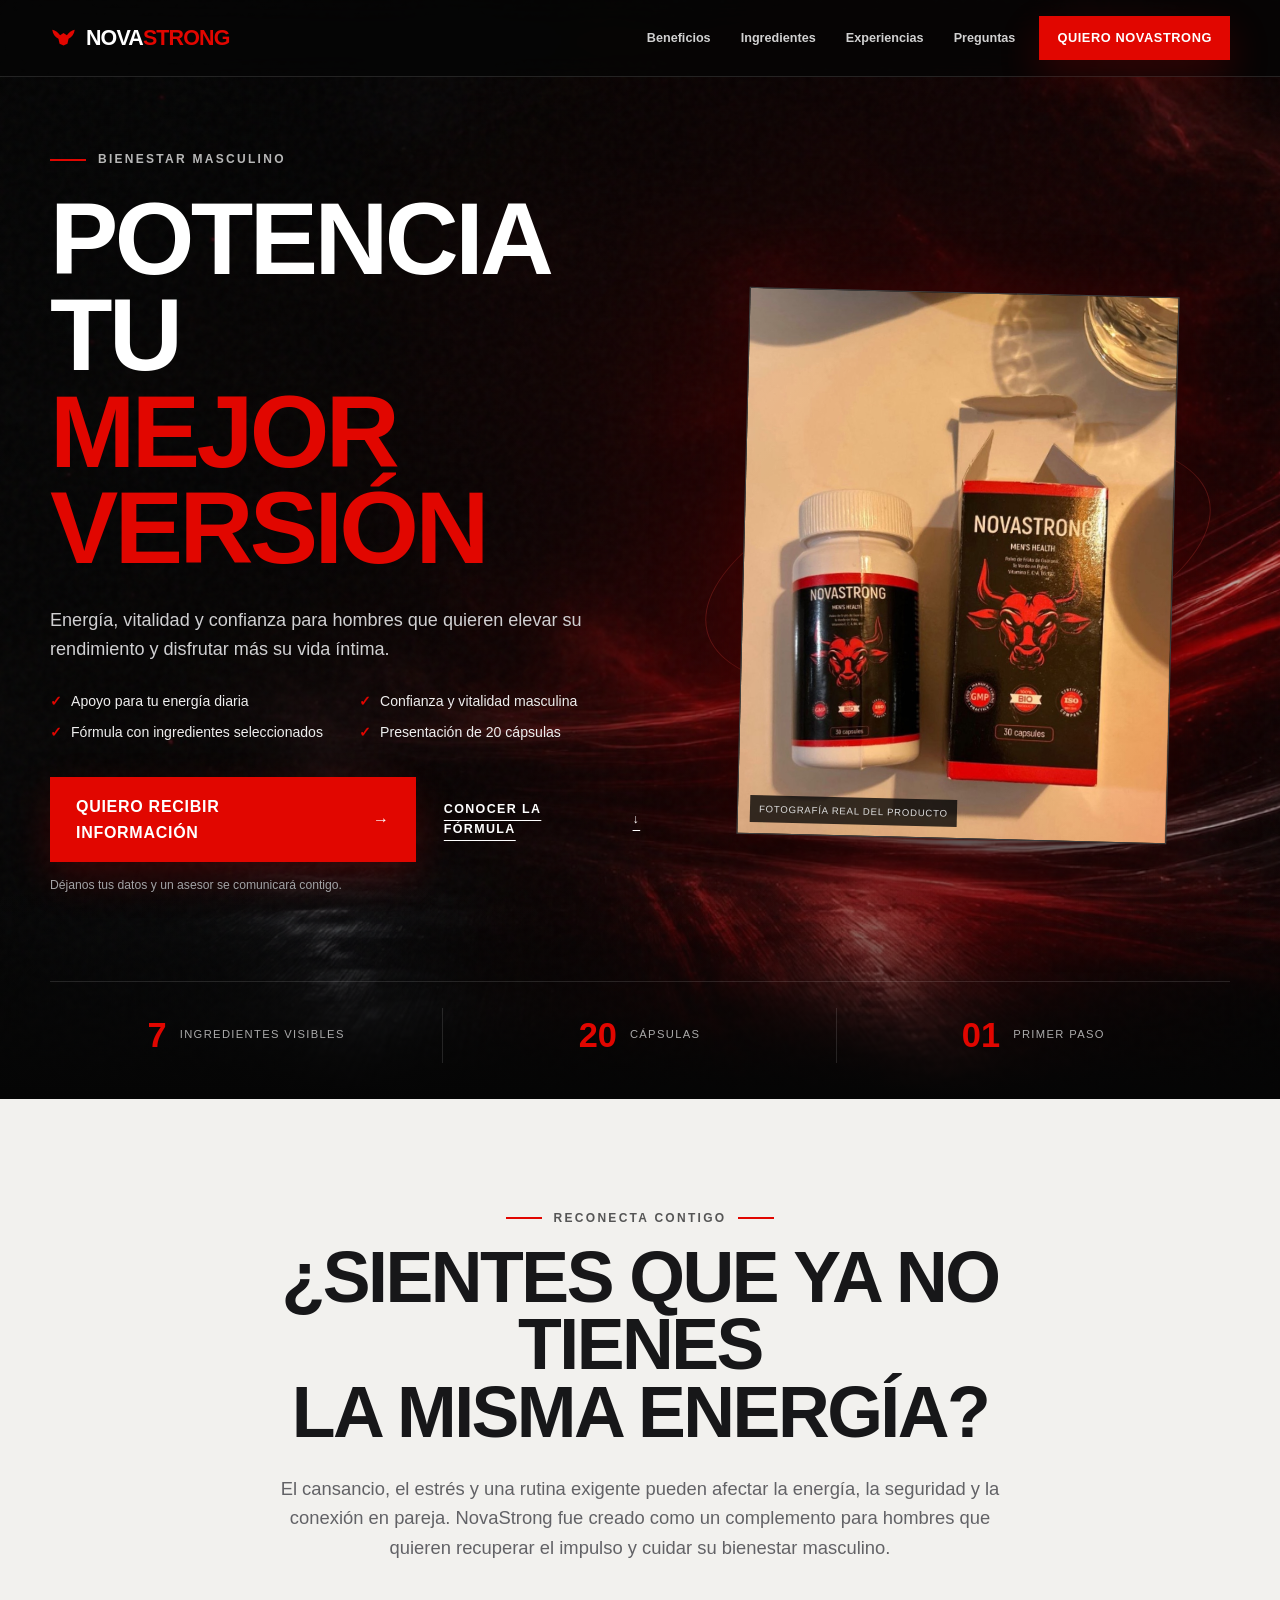
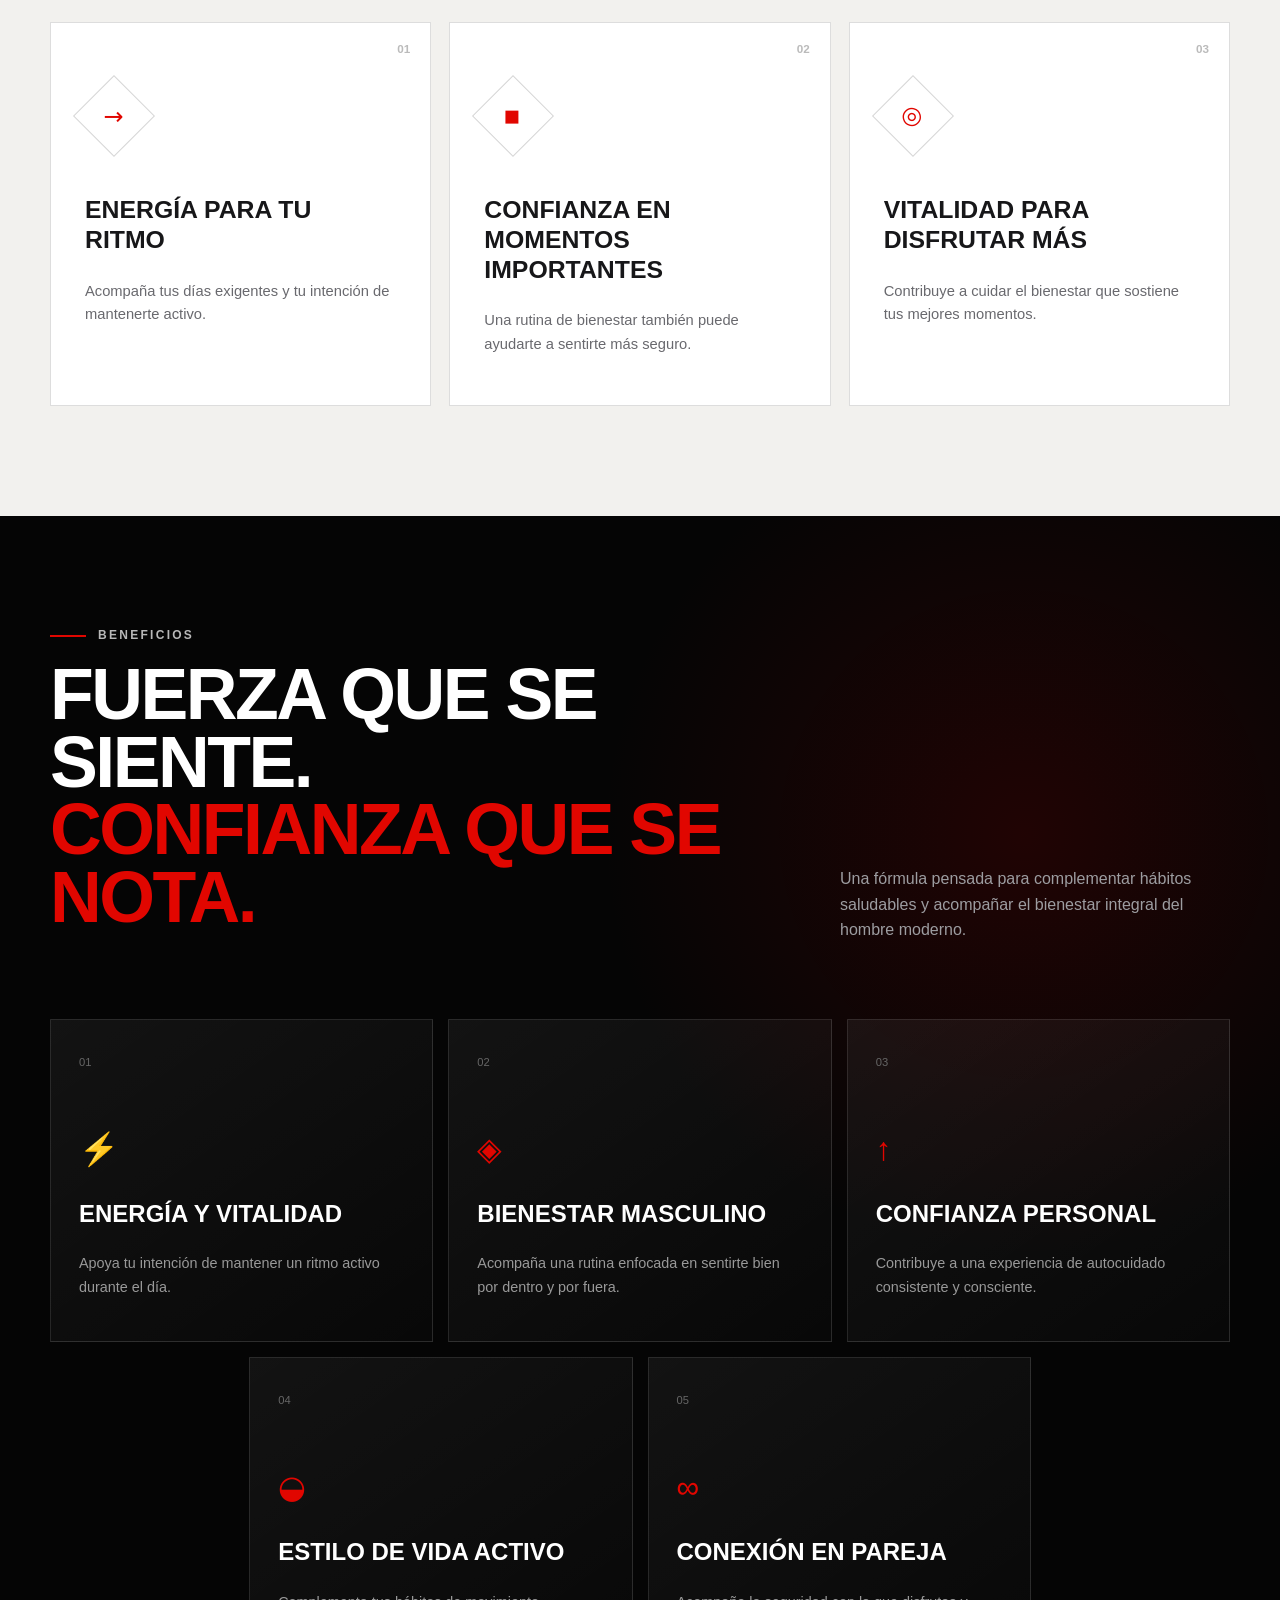
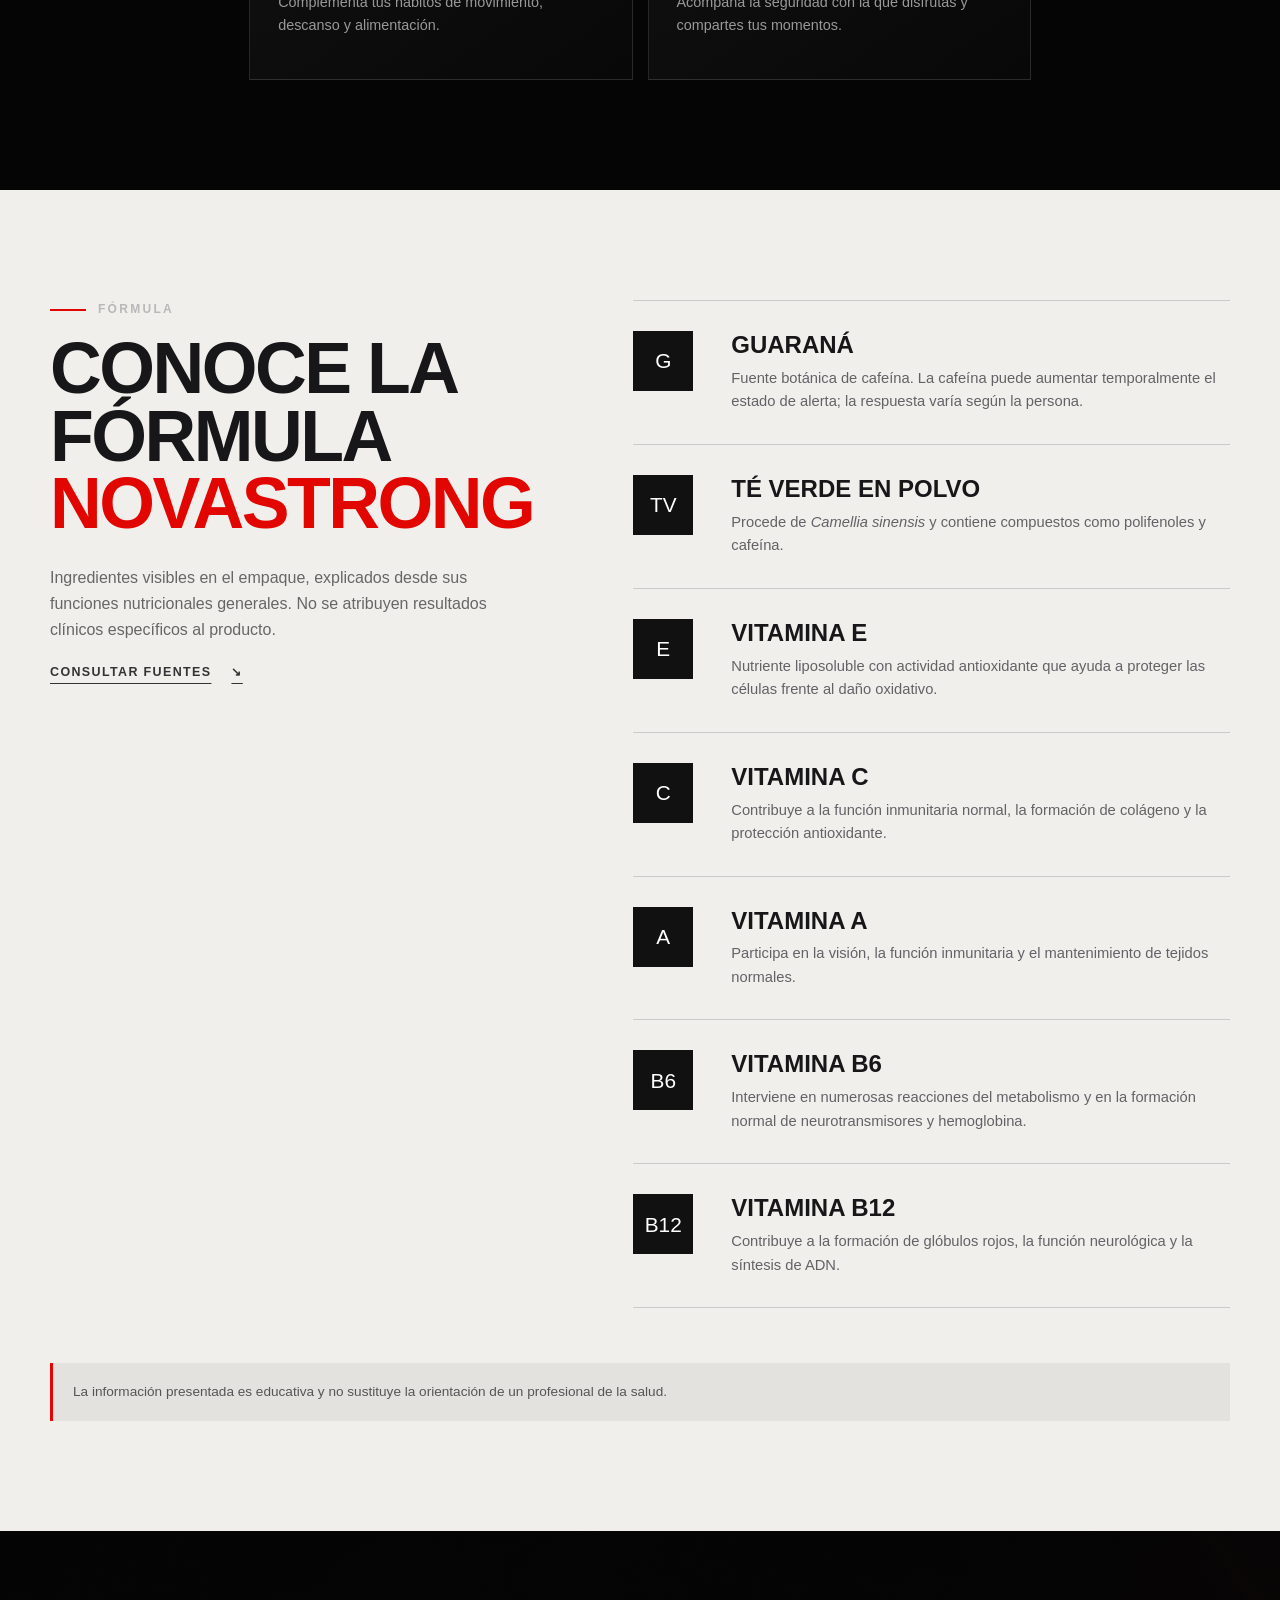
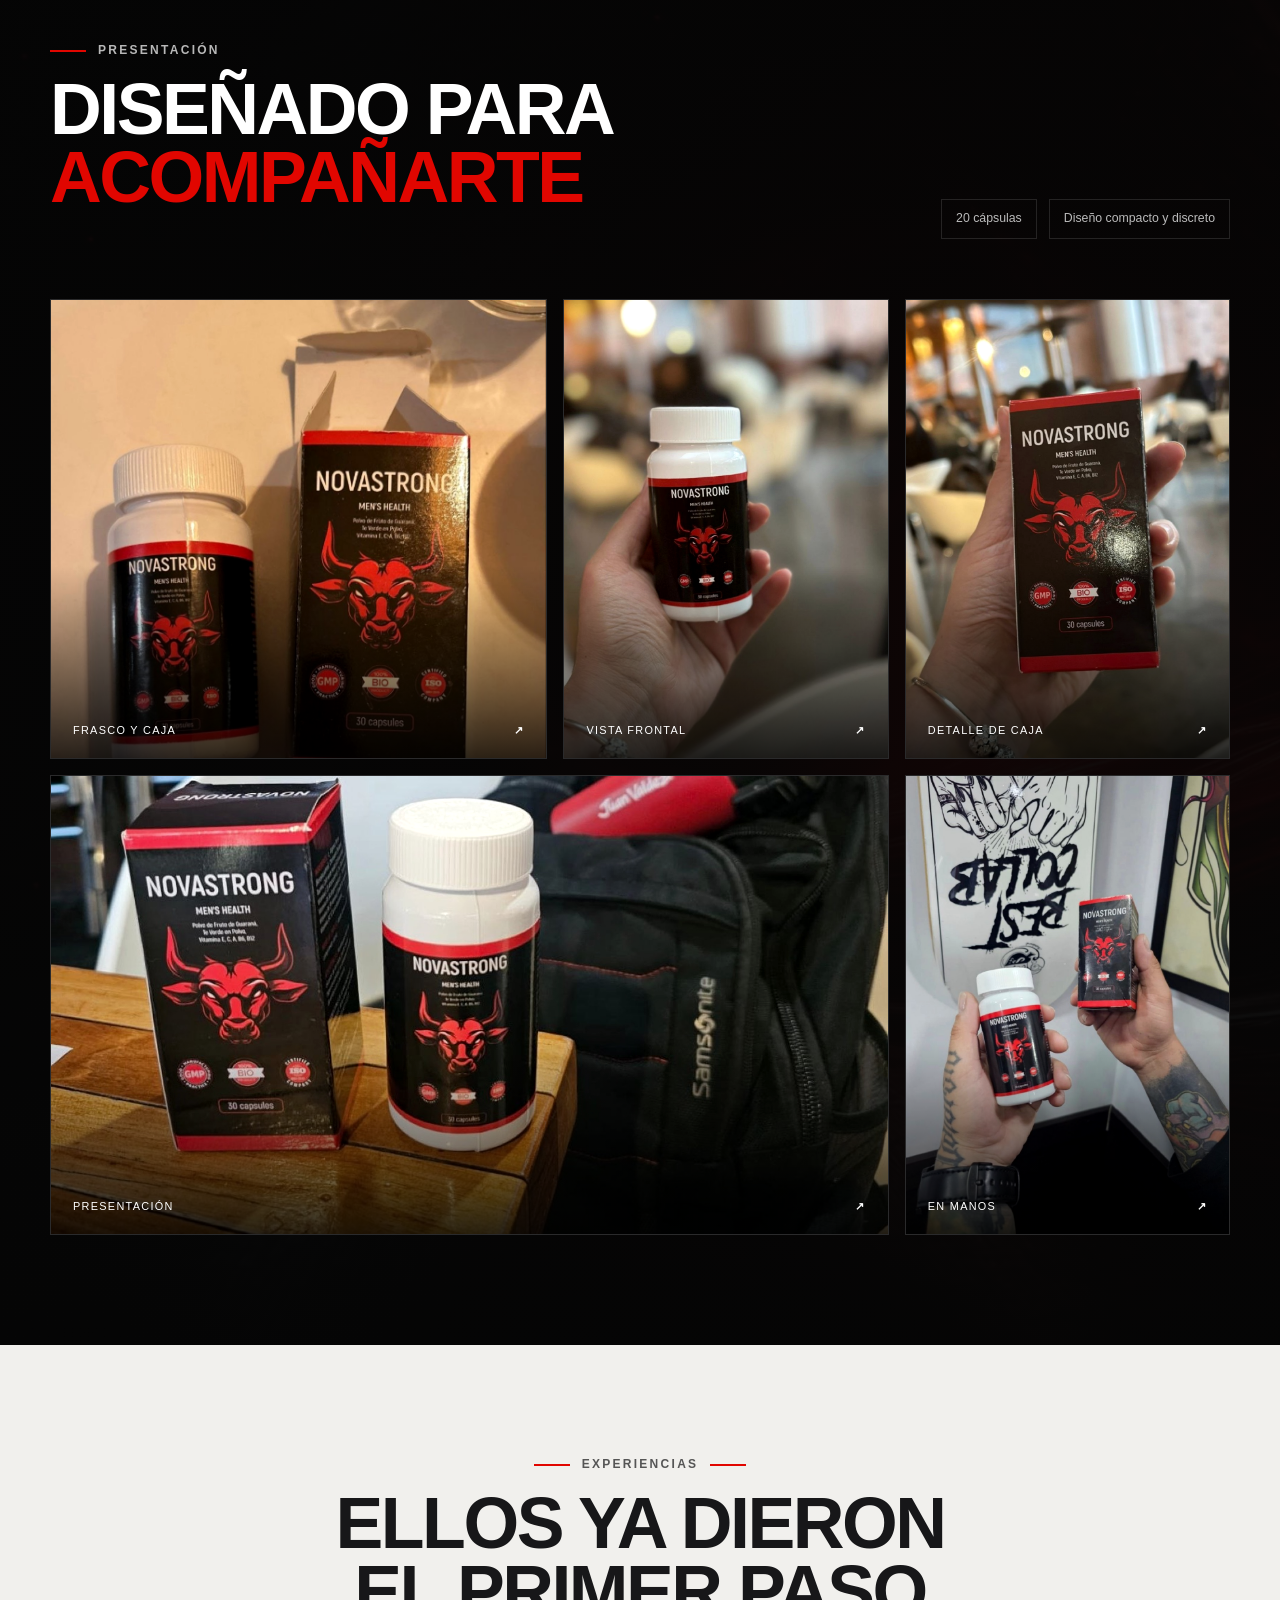
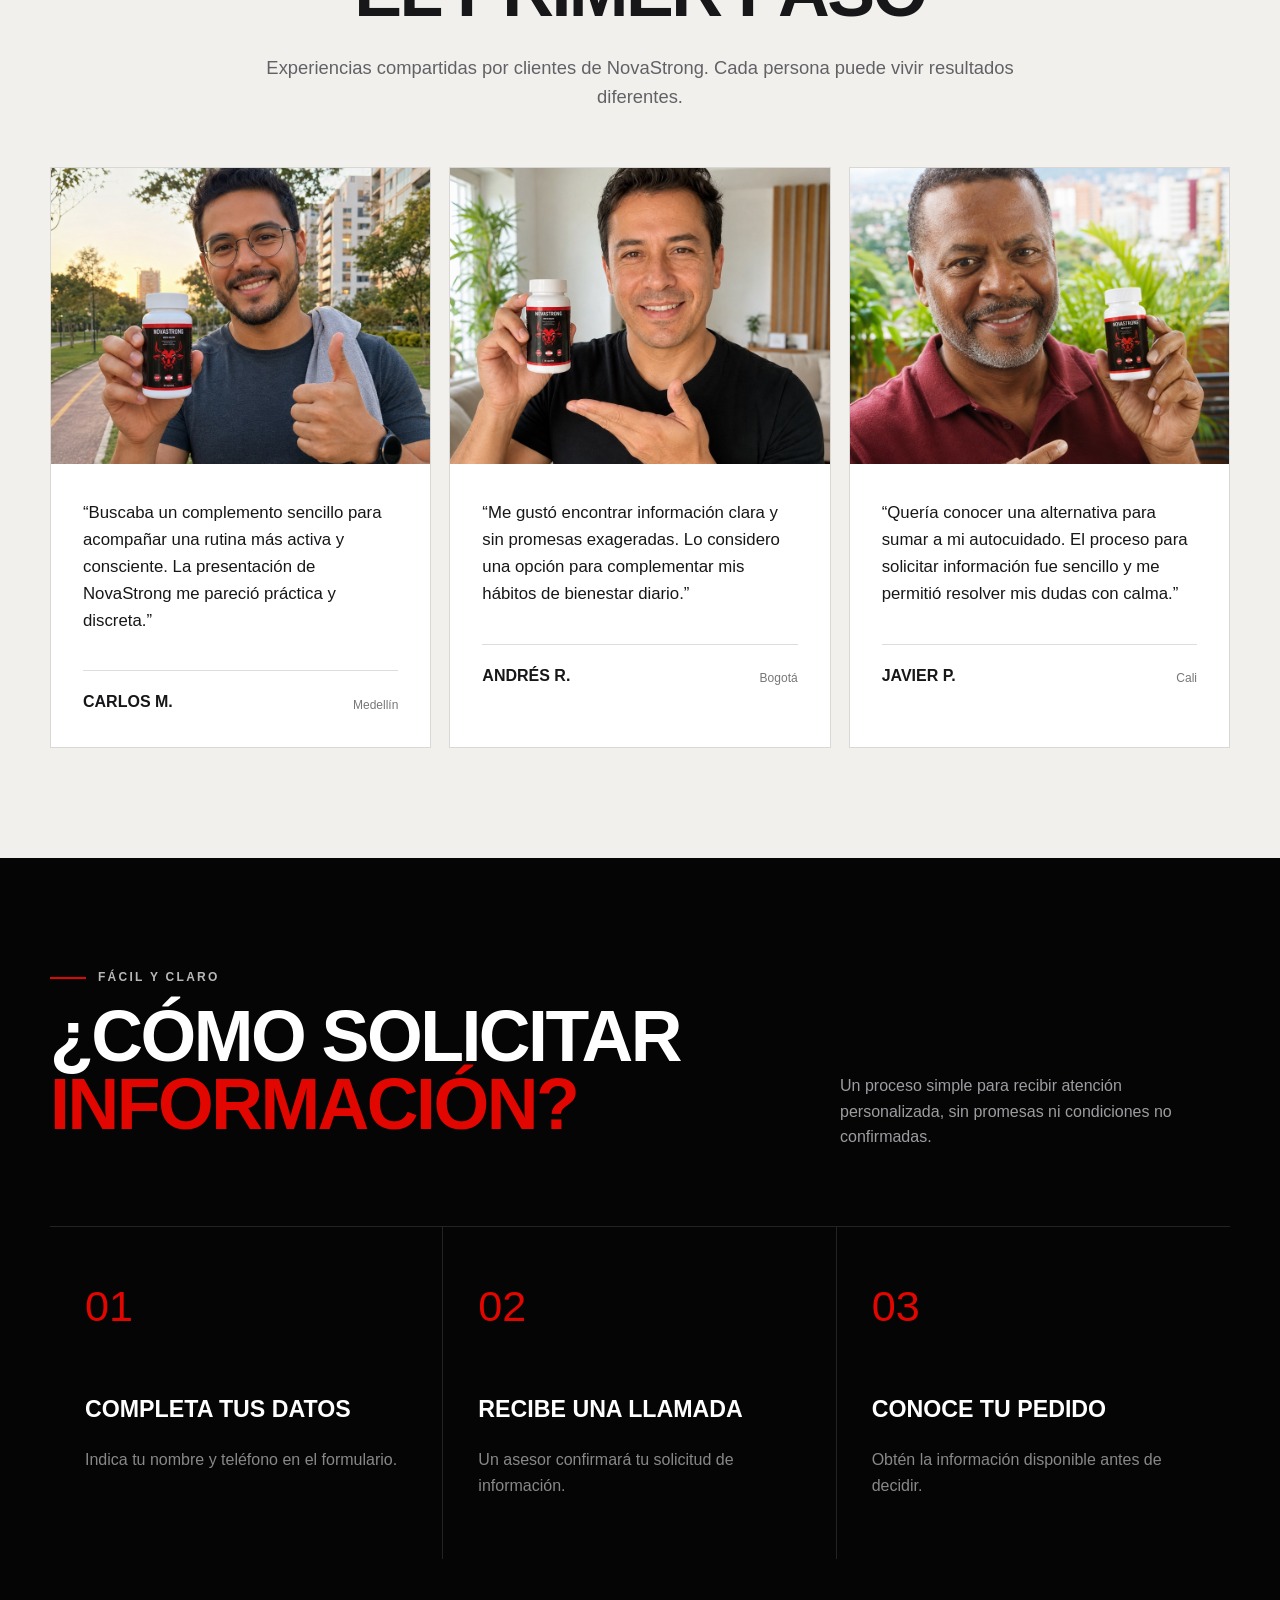
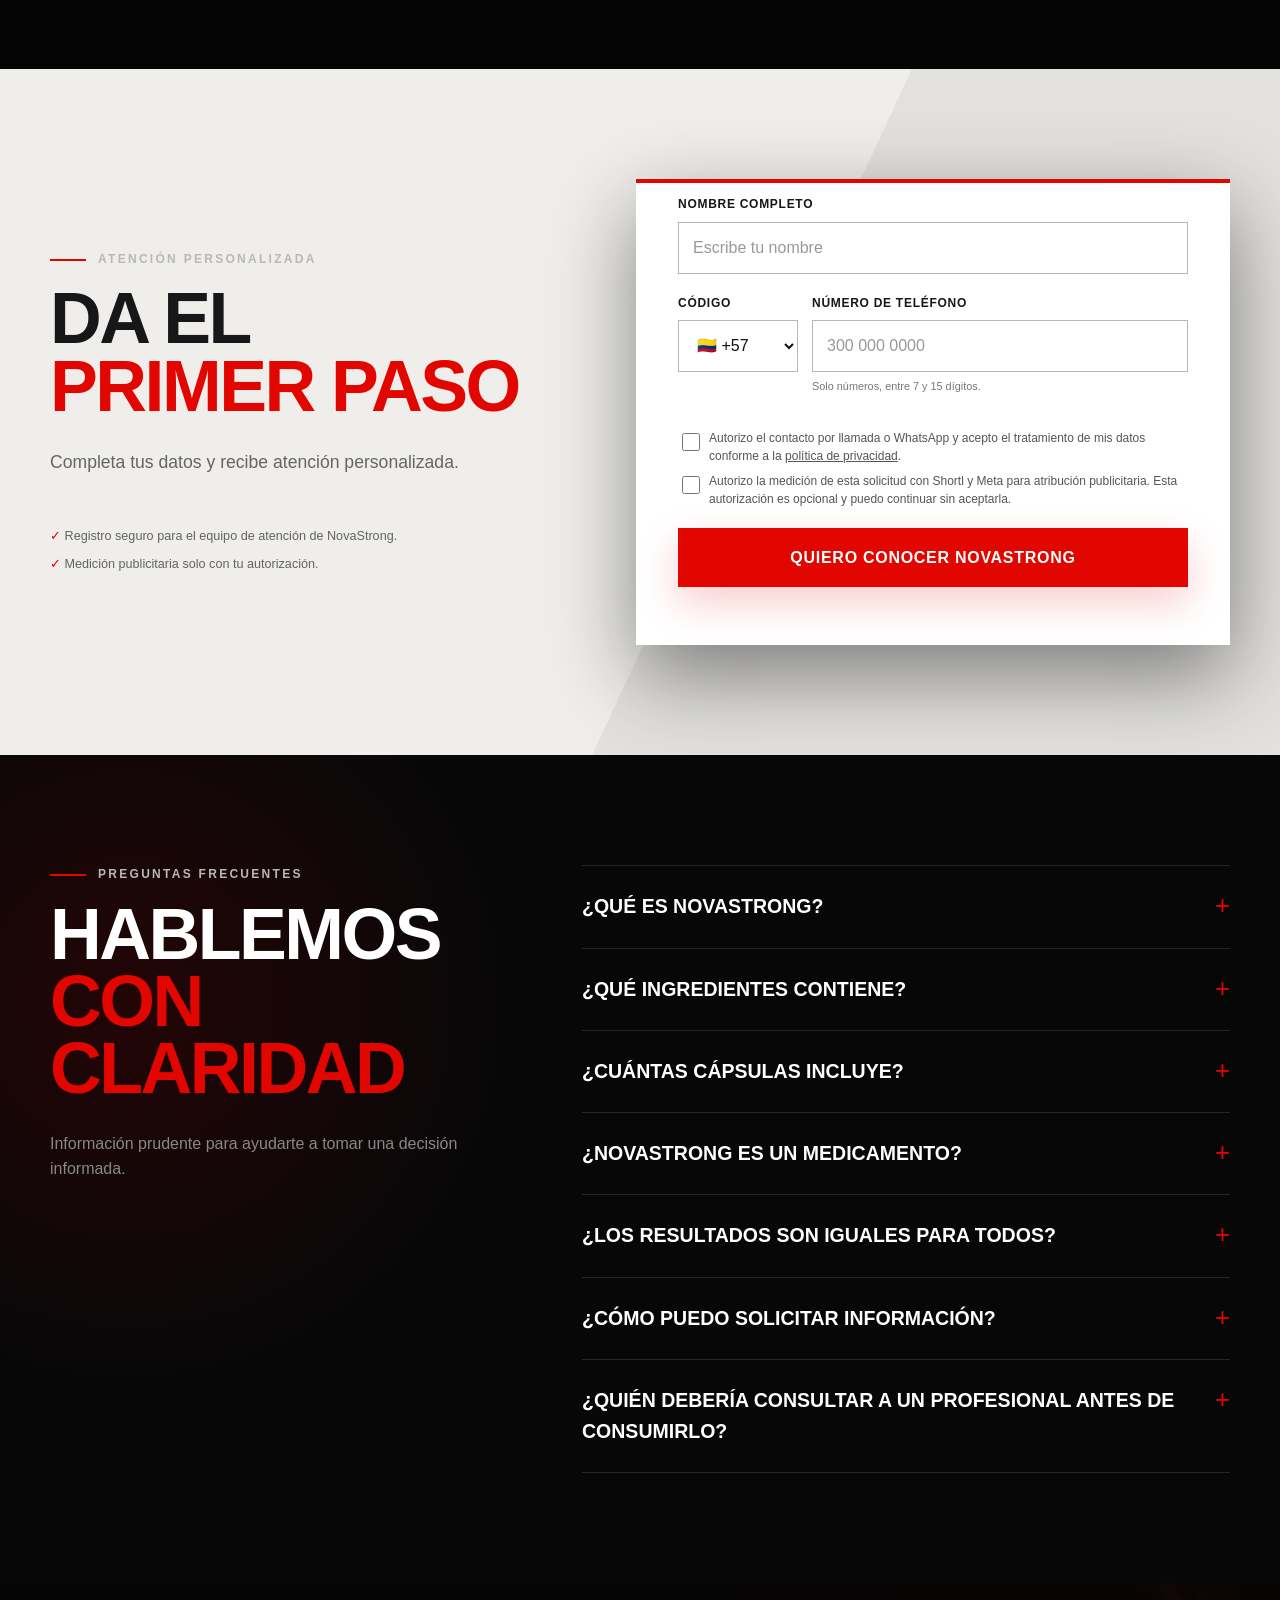
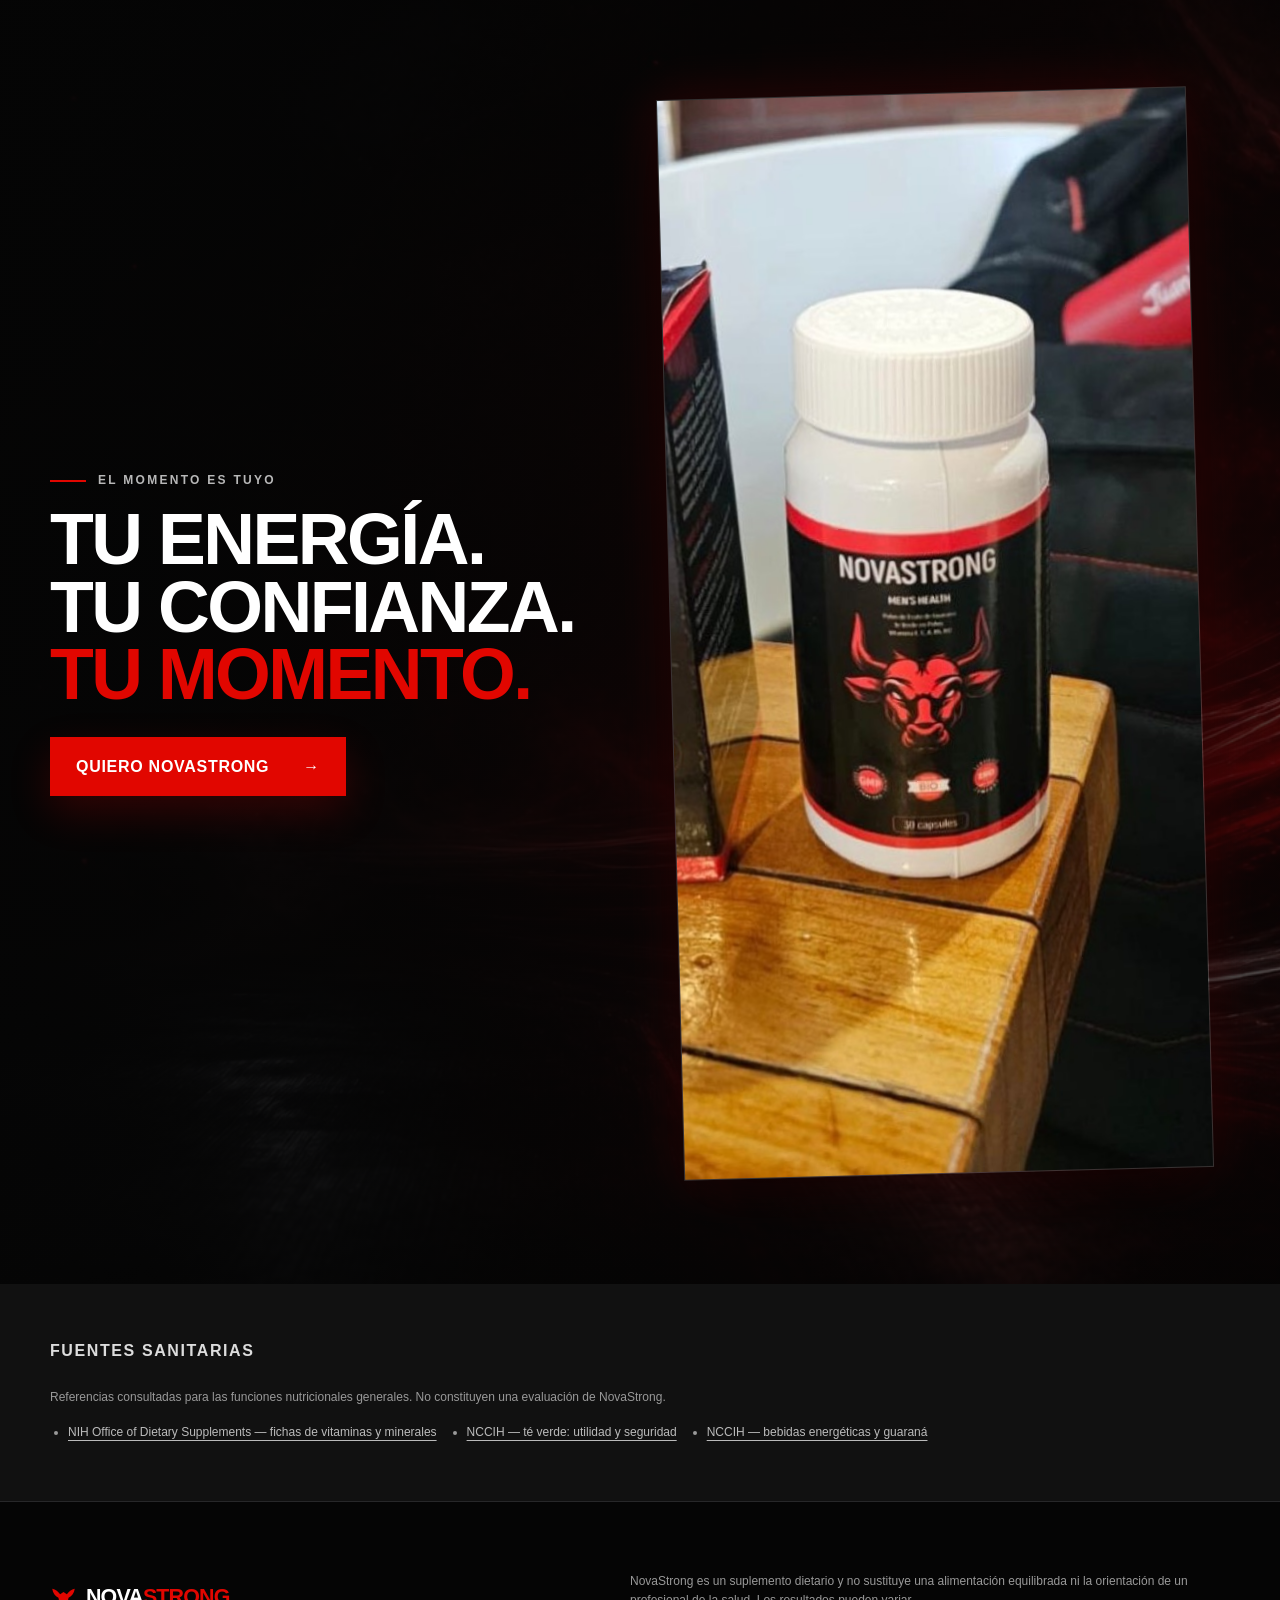
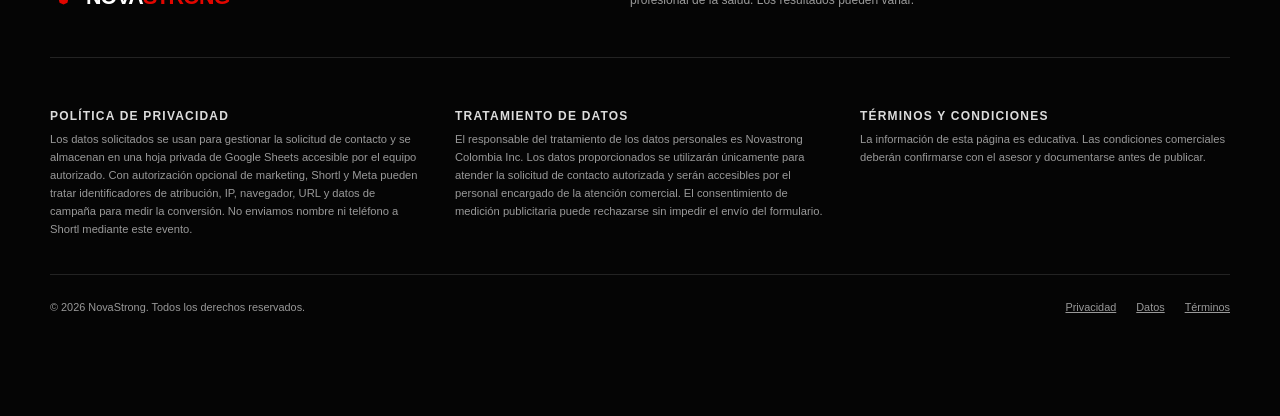
<file: index.html>
<!doctype html>
<html lang="es-CO">
<head>
  <meta charset="UTF-8">
  <meta name="viewport" content="width=device-width, initial-scale=1.0">
  <title>NovaStrong | Energía, vitalidad y confianza masculina</title>
  <meta name="description" content="Conoce NovaStrong, suplemento dietario para hombres. Descubre su fórmula y solicita atención personalizada.">
  <meta name="theme-color" content="#050505">
  <meta property="og:type" content="website">
  <meta property="og:locale" content="es_CO">
  <meta property="og:title" content="NovaStrong | Potencia tu mejor versión">
  <meta property="og:description" content="Energía, vitalidad y confianza para hombres que quieren elevar su rendimiento.">
  <meta property="og:image" content="assets/product/novastrong-frasco-caja.jpg">
  <link rel="preload" href="assets/novastrong-energy-bg.jpg" as="image" fetchpriority="high">
  <link rel="stylesheet" href="styles.css?v=20260918-2">
  <link rel="stylesheet" href="product-photos.css">
  <script src="https://shortl.blck.my/js/meta-v1.js" data-site-key="pk_live_hyUc84MPCD6OLQKXhlV1FvOjjpZaFVfW" data-pixel-id="1768973837579365" data-browser-pixel="true"></script>
  <script src="app.js?v=20260918-2" defer></script>
</head>
<body>
  <a class="skip-link" href="#contenido">Saltar al contenido</a>
  <header class="site-header" id="inicio">
    <div class="container nav-wrap">
      <a class="brand" href="#inicio" aria-label="NovaStrong, ir al inicio">
        <svg aria-hidden="true" viewBox="0 0 48 34"><path d="M4 3c6 1 11 5 14 10l6-4 6 4c3-5 8-9 14-10-1 8-5 13-11 16l-2 9-7 3-7-3-2-9C9 16 5 11 4 3Z"/></svg>
        <span>NOVA<strong>STRONG</strong></span>
      </a>
      <button class="menu-toggle" type="button" aria-expanded="false" aria-controls="menu-principal"><span></span><span></span><span></span><span class="sr-only">Abrir menú</span></button>
      <nav id="menu-principal" class="nav-links" aria-label="Navegación principal">
        <a href="#beneficios">Beneficios</a><a href="#formula">Ingredientes</a><a href="#experiencias">Experiencias</a><a href="#preguntas">Preguntas</a>
      </nav>
      <a class="button button-small js-form-cta" href="#solicitar" data-cta="cabecera">Quiero NovaStrong</a>
    </div>
  </header>

  <main id="contenido">
    <section class="hero section-dark" aria-labelledby="hero-title">
      <div class="hero-noise" aria-hidden="true"></div>
      <div class="container hero-grid">
        <div class="hero-copy reveal">
          <p class="eyebrow"><span></span> Bienestar masculino</p>
          <h1 id="hero-title">Potencia tu<br><em>mejor versión</em></h1>
          <p class="hero-lead">Energía, vitalidad y confianza para hombres que quieren elevar su rendimiento y disfrutar más su vida íntima.</p>
          <ul class="check-list" aria-label="Características principales">
            <li>Apoyo para tu energía diaria</li><li>Confianza y vitalidad masculina</li><li>Fórmula con ingredientes seleccionados</li><li>Presentación de 20 cápsulas</li>
          </ul>
          <div class="button-row">
            <a class="button js-form-cta" href="#solicitar" data-cta="hero_principal">Quiero recibir información <span aria-hidden="true">→</span></a>
            <a class="text-link" href="#formula">Conocer la fórmula <span aria-hidden="true">↓</span></a>
          </div>
          <p class="microcopy">Déjanos tus datos y un asesor se comunicará contigo.</p>
        </div>
        <div class="product-stage reveal">
          <div class="orbit orbit-one" aria-hidden="true"></div><div class="orbit orbit-two" aria-hidden="true"></div>
          <figure class="hero-product-frame">
            <img class="hero-product-photo" src="assets/product/novastrong-frasco-caja.jpg" width="1065" height="1400" alt="Frasco blanco y caja negra de NovaStrong con etiqueta del toro rojo" fetchpriority="high">
            <figcaption>Fotografía real del producto</figcaption>
          </figure>
        </div>
      </div>
      <div class="hero-stats container" aria-label="Resumen del producto"><div><strong>7</strong><span>ingredientes visibles</span></div><div><strong>20</strong><span>cápsulas</span></div><div><strong>01</strong><span>primer paso</span></div></div>
    </section>

    <section class="section problem" id="identificacion">
      <div class="container narrow center reveal"><p class="eyebrow eyebrow-center"><span></span> Reconecta contigo <span></span></p><h2>¿Sientes que ya no tienes<br>la misma energía?</h2><p class="section-intro">El cansancio, el estrés y una rutina exigente pueden afectar la energía, la seguridad y la conexión en pareja. NovaStrong fue creado como un complemento para hombres que quieren recuperar el impulso y cuidar su bienestar masculino.</p></div>
      <div class="container card-grid three identification-cards">
        <article class="card reveal"><span class="card-number">01</span><div class="line-icon" aria-hidden="true">↗</div><h3>Energía para tu ritmo</h3><p>Acompaña tus días exigentes y tu intención de mantenerte activo.</p></article>
        <article class="card reveal"><span class="card-number">02</span><div class="line-icon" aria-hidden="true">◆</div><h3>Confianza en momentos importantes</h3><p>Una rutina de bienestar también puede ayudarte a sentirte más seguro.</p></article>
        <article class="card reveal"><span class="card-number">03</span><div class="line-icon" aria-hidden="true">◎</div><h3>Vitalidad para disfrutar más</h3><p>Contribuye a cuidar el bienestar que sostiene tus mejores momentos.</p></article>
      </div>
    </section>

    <section class="section section-dark benefits" id="beneficios">
      <div class="container split-heading reveal"><div><p class="eyebrow"><span></span> Beneficios</p><h2>Fuerza que se siente.<br><em>Confianza que se nota.</em></h2></div><p>Una fórmula pensada para complementar hábitos saludables y acompañar el bienestar integral del hombre moderno.</p></div>
      <div class="container benefits-grid">
        <article class="benefit-card reveal"><span>01</span><div class="benefit-icon">⚡</div><h3>Energía y vitalidad</h3><p>Apoya tu intención de mantener un ritmo activo durante el día.</p></article>
        <article class="benefit-card reveal"><span>02</span><div class="benefit-icon">◈</div><h3>Bienestar masculino</h3><p>Acompaña una rutina enfocada en sentirte bien por dentro y por fuera.</p></article>
        <article class="benefit-card reveal"><span>03</span><div class="benefit-icon">↑</div><h3>Confianza personal</h3><p>Contribuye a una experiencia de autocuidado consistente y consciente.</p></article>
        <article class="benefit-card reveal"><span>04</span><div class="benefit-icon">◒</div><h3>Estilo de vida activo</h3><p>Complementa tus hábitos de movimiento, descanso y alimentación.</p></article>
        <article class="benefit-card reveal"><span>05</span><div class="benefit-icon">∞</div><h3>Conexión en pareja</h3><p>Acompaña la seguridad con la que disfrutas y compartes tus momentos.</p></article>
      </div>
    </section>

    <section class="section formula" id="formula">
      <div class="container formula-layout">
        <div class="formula-sticky reveal"><p class="eyebrow"><span></span> Fórmula</p><h2>Conoce la fórmula<br><em>NovaStrong</em></h2><p>Ingredientes visibles en el empaque, explicados desde sus funciones nutricionales generales. No se atribuyen resultados clínicos específicos al producto.</p><a class="text-link dark-link" href="#fuentes">Consultar fuentes <span aria-hidden="true">↘</span></a></div>
        <div class="ingredient-list">
          <article class="ingredient reveal"><span class="ingredient-letter">G</span><div><h3>Guaraná</h3><p>Fuente botánica de cafeína. La cafeína puede aumentar temporalmente el estado de alerta; la respuesta varía según la persona.</p></div></article>
          <article class="ingredient reveal"><span class="ingredient-letter">TV</span><div><h3>Té verde en polvo</h3><p>Procede de <i>Camellia sinensis</i> y contiene compuestos como polifenoles y cafeína.</p></div></article>
          <article class="ingredient reveal"><span class="ingredient-letter">E</span><div><h3>Vitamina E</h3><p>Nutriente liposoluble con actividad antioxidante que ayuda a proteger las células frente al daño oxidativo.</p></div></article>
          <article class="ingredient reveal"><span class="ingredient-letter">C</span><div><h3>Vitamina C</h3><p>Contribuye a la función inmunitaria normal, la formación de colágeno y la protección antioxidante.</p></div></article>
          <article class="ingredient reveal"><span class="ingredient-letter">A</span><div><h3>Vitamina A</h3><p>Participa en la visión, la función inmunitaria y el mantenimiento de tejidos normales.</p></div></article>
          <article class="ingredient reveal"><span class="ingredient-letter">B6</span><div><h3>Vitamina B6</h3><p>Interviene en numerosas reacciones del metabolismo y en la formación normal de neurotransmisores y hemoglobina.</p></div></article>
          <article class="ingredient reveal"><span class="ingredient-letter">B12</span><div><h3>Vitamina B12</h3><p>Contribuye a la formación de glóbulos rojos, la función neurológica y la síntesis de ADN.</p></div></article>
        </div>
      </div>
      <div class="container"><p class="health-note">La información presentada es educativa y no sustituye la orientación de un profesional de la salud.</p></div>
    </section>

    <section class="section product-gallery section-dark" id="producto">
      <div class="container split-heading reveal"><div><p class="eyebrow"><span></span> Presentación</p><h2>Diseñado para<br><em>acompañarte</em></h2></div><div class="product-facts"><span>20 cápsulas</span><span>Diseño compacto y discreto</span></div></div>
      <div class="container gallery-track" aria-label="Galería de fotografías reales del producto">
        <button class="gallery-item wide reveal" type="button" data-view="Frasco y caja NovaStrong" data-image="assets/product/novastrong-frasco-caja.jpg" data-alt="Frasco blanco y caja negra de NovaStrong fotografiados sobre una mesa" aria-label="Ampliar fotografía del frasco y la caja"><img src="assets/product/novastrong-frasco-caja.jpg" width="1065" height="1400" alt="Frasco blanco y caja negra de NovaStrong fotografiados sobre una mesa" loading="lazy"><span class="zoom-label">Frasco y caja <b aria-hidden="true">↗</b></span></button>
        <button class="gallery-item reveal" type="button" data-view="Vista frontal del frasco" data-image="assets/product/novastrong-frasco-mano.jpg" data-alt="Frasco NovaStrong sostenido en una mano con la etiqueta visible" aria-label="Ampliar vista frontal del frasco"><img src="assets/product/novastrong-frasco-mano.jpg" width="1062" height="1400" alt="Frasco NovaStrong sostenido en una mano con la etiqueta visible" loading="lazy"><span class="zoom-label">Vista frontal <b aria-hidden="true">↗</b></span></button>
        <button class="gallery-item reveal" type="button" data-view="Detalle de la caja" data-image="assets/product/novastrong-caja-detalle.jpg" data-alt="Caja NovaStrong sostenida en una mano mostrando el frente del empaque" aria-label="Ampliar detalle de la caja"><img src="assets/product/novastrong-caja-detalle.jpg" width="1068" height="1400" alt="Caja NovaStrong sostenida en una mano mostrando el frente del empaque" loading="lazy"><span class="zoom-label">Detalle de caja <b aria-hidden="true">↗</b></span></button>
        <button class="gallery-item reveal" type="button" data-view="Presentación completa" data-image="assets/product/novastrong-presentacion.jpg" data-alt="Caja y frasco NovaStrong juntos sobre una mesa de madera" aria-label="Ampliar presentación completa"><img src="assets/product/novastrong-presentacion.jpg" width="1400" height="1081" alt="Caja y frasco NovaStrong juntos sobre una mesa de madera" loading="lazy"><span class="zoom-label">Presentación <b aria-hidden="true">↗</b></span></button>
        <button class="gallery-item reveal" type="button" data-view="Producto en manos" data-image="assets/product/novastrong-en-manos.jpg" data-alt="Dos manos sosteniendo el frasco y la caja NovaStrong" aria-label="Ampliar fotografía del producto en manos"><img src="assets/product/novastrong-en-manos.jpg" width="1068" height="1400" alt="Dos manos sosteniendo el frasco y la caja NovaStrong" loading="lazy"><span class="zoom-label">En manos <b aria-hidden="true">↗</b></span></button>
      </div>
    </section>

    <section class="section experiences" id="experiencias">
      <div class="container center reveal"><p class="eyebrow eyebrow-center"><span></span> Experiencias <span></span></p><h2>Ellos ya dieron<br>el primer paso</h2><p class="section-intro">Experiencias compartidas por clientes de NovaStrong. Cada persona puede vivir resultados diferentes.</p></div>
      <div class="container testimonial-grid" id="testimonial-list" aria-live="polite"></div>
    </section>

    <section class="section how section-dark" id="como-solicitar">
      <div class="container"><div class="split-heading reveal"><div><p class="eyebrow"><span></span> Fácil y claro</p><h2>¿Cómo solicitar<br><em>información?</em></h2></div><p>Un proceso simple para recibir atención personalizada, sin promesas ni condiciones no confirmadas.</p></div>
        <ol class="steps"><li class="reveal"><span>01</span><div><h3>Completa tus datos</h3><p>Indica tu nombre y teléfono en el formulario.</p></div></li><li class="reveal"><span>02</span><div><h3>Recibe una llamada</h3><p>Un asesor confirmará tu solicitud de información.</p></div></li><li class="reveal"><span>03</span><div><h3>Conoce tu pedido</h3><p>Obtén la información disponible antes de decidir.</p></div></li></ol>
      </div>
    </section>

    <section class="section lead-section" id="solicitar">
      <div class="container lead-layout">
        <div class="lead-copy reveal"><p class="eyebrow"><span></span> Atención personalizada</p><h2>Da el<br><em>primer paso</em></h2><p>Completa tus datos y recibe atención personalizada.</p><div class="privacy-points"><span>✓ Registro seguro para el equipo de atención de NovaStrong.</span><span>✓ Medición publicitaria solo con tu autorización.</span></div></div>
        <div class="form-shell reveal">
          <form id="lead-form" novalidate>
            <div class="field"><label for="name">Nombre completo</label><input id="name" name="name" type="text" autocomplete="name" required minlength="3" maxlength="80" placeholder="Escribe tu nombre"><p class="field-error" id="name-error"></p></div>
            <div class="phone-row"><div class="field country-field"><label for="country">Código</label><select id="country" name="country" autocomplete="tel-country-code" required><option value="+57">🇨🇴 +57</option><option value="+52">🇲🇽 +52</option><option value="+51">🇵🇪 +51</option><option value="+593">🇪🇨 +593</option><option value="+1">+1</option><option value="+34">🇪🇸 +34</option></select></div><div class="field"><label for="phone">Número de teléfono</label><input id="phone" name="phone" type="tel" inputmode="tel" autocomplete="tel-national" required maxlength="18" placeholder="300 000 0000" aria-describedby="phone-hint phone-error"><small id="phone-hint">Solo números, entre 7 y 15 dígitos.</small><p class="field-error" id="phone-error"></p></div></div>
            <div class="honeypot" aria-hidden="true"><label for="website">Sitio web</label><input id="website" name="website" type="text" tabindex="-1" autocomplete="off"></div>
            <div class="checkbox-field"><input id="consent" name="consent" type="checkbox" required><label for="consent">Autorizo el contacto por llamada o WhatsApp y acepto el tratamiento de mis datos conforme a la <a href="#privacidad">política de privacidad</a>.</label></div><p class="field-error" id="consent-error"></p>
            <div class="checkbox-field"><input id="marketing-consent" name="marketingConsent" type="checkbox"><label for="marketing-consent">Autorizo la medición de esta solicitud con Shortl y Meta para atribución publicitaria. Esta autorización es opcional y puedo continuar sin aceptarla.</label></div>
            <button class="button submit-button" type="submit"><span>Quiero conocer NovaStrong</span><span class="spinner" aria-hidden="true"></span></button>
            <p class="form-status" id="form-status" role="status" aria-live="polite"></p>
          </form>
        </div>
      </div>
    </section>

    <section class="section faq section-dark" id="preguntas">
      <div class="container faq-layout"><div class="faq-heading reveal"><p class="eyebrow"><span></span> Preguntas frecuentes</p><h2>Hablemos<br><em>con claridad</em></h2><p>Información prudente para ayudarte a tomar una decisión informada.</p></div>
        <div class="accordion">
          <details class="reveal"><summary>¿Qué es NovaStrong?<span>+</span></summary><p>Es un suplemento dietario dirigido a hombres adultos, planteado como complemento de una rutina de bienestar. No sustituye una alimentación equilibrada ni la atención profesional.</p></details>
          <details class="reveal"><summary>¿Qué ingredientes contiene?<span>+</span></summary><p>Según los ingredientes visibles en el empaque: guaraná, té verde en polvo y vitaminas E, C, A, B6 y B12. La ausencia de una etiqueta legible impide confirmar dosis o concentraciones.</p></details>
          <details class="reveal"><summary>¿Cuántas cápsulas incluye?<span>+</span></summary><p>La presentación indicada incluye 20 cápsulas.</p></details>
          <details class="reveal"><summary>¿NovaStrong es un medicamento?<span>+</span></summary><p>No. Se presenta como suplemento dietario y no está destinado a diagnosticar, tratar, curar o prevenir enfermedades.</p></details>
          <details class="reveal"><summary>¿Los resultados son iguales para todos?<span>+</span></summary><p>No. La experiencia puede variar según la persona, sus hábitos y condiciones individuales. No se garantizan resultados específicos.</p></details>
          <details class="reveal"><summary>¿Cómo puedo solicitar información?<span>+</span></summary><p>Completa el formulario con tus datos y consentimiento. El equipo de atención recibirá tu solicitud y se comunicará contigo.</p></details>
          <details class="reveal"><summary>¿Quién debería consultar a un profesional antes de consumirlo?<span>+</span></summary><p>Personas con enfermedades, tratamientos, alergias, embarazo o dudas sobre los ingredientes deben consultar a un profesional de la salud antes de usar suplementos. El guaraná y el té verde pueden aportar cafeína.</p></details>
        </div>
      </div>
    </section>

    <section class="closing section-dark">
      <div class="container closing-inner reveal"><div><p class="eyebrow"><span></span> El momento es tuyo</p><h2>Tu energía.<br>Tu confianza.<br><em>Tu momento.</em></h2><a class="button js-form-cta" href="#solicitar" data-cta="cierre">Quiero NovaStrong <span aria-hidden="true">→</span></a></div><div class="closing-product"><img src="assets/product/novastrong-presentacion.jpg" width="1400" height="1081" alt="Frasco y caja NovaStrong sobre una mesa" loading="lazy"></div></div>
    </section>

    <section class="sources" id="fuentes" aria-labelledby="sources-title"><div class="container"><h2 id="sources-title">Fuentes sanitarias</h2><p>Referencias consultadas para las funciones nutricionales generales. No constituyen una evaluación de NovaStrong.</p><ul><li><a href="https://ods.od.nih.gov/factsheets/list-VitaminsMinerals/" target="_blank" rel="noopener noreferrer">NIH Office of Dietary Supplements — fichas de vitaminas y minerales</a></li><li><a href="https://www.nccih.nih.gov/health/green-tea" target="_blank" rel="noopener noreferrer">NCCIH — té verde: utilidad y seguridad</a></li><li><a href="https://www.nccih.nih.gov/health/energy-drinks" target="_blank" rel="noopener noreferrer">NCCIH — bebidas energéticas y guaraná</a></li></ul></div></section>
  </main>

  <footer class="footer">
    <div class="container footer-top"><a class="brand footer-brand" href="#inicio"><svg aria-hidden="true" viewBox="0 0 48 34"><path d="M4 3c6 1 11 5 14 10l6-4 6 4c3-5 8-9 14-10-1 8-5 13-11 16l-2 9-7 3-7-3-2-9C9 16 5 11 4 3Z"/></svg><span>NOVA<strong>STRONG</strong></span></a><p>NovaStrong es un suplemento dietario y no sustituye una alimentación equilibrada ni la orientación de un profesional de la salud. Los resultados pueden variar.</p></div>
    <div class="container legal-grid"><section id="privacidad"><h2>Política de privacidad</h2><p>Los datos solicitados se usan para gestionar la solicitud de contacto y se almacenan en una hoja privada de Google Sheets accesible por el equipo autorizado. Con autorización opcional de marketing, Shortl y Meta pueden tratar identificadores de atribución, IP, navegador, URL y datos de campaña para medir la conversión. No enviamos nombre ni teléfono a Shortl mediante este evento.</p></section><section id="datos"><h2>Tratamiento de datos</h2><p>El responsable del tratamiento de los datos personales es Novastrong Colombia Inc. Los datos proporcionados se utilizarán únicamente para atender la solicitud de contacto autorizada y serán accesibles por el personal encargado de la atención comercial. El consentimiento de medición publicitaria puede rechazarse sin impedir el envío del formulario.</p></section><section id="terminos"><h2>Términos y condiciones</h2><p>La información de esta página es educativa. Las condiciones comerciales deberán confirmarse con el asesor y documentarse antes de publicar.</p></section></div>
    <div class="container footer-bottom"><span>© <span id="year"></span> NovaStrong. Todos los derechos reservados.</span><nav aria-label="Enlaces legales"><a href="#privacidad">Privacidad</a><a href="#datos">Datos</a><a href="#terminos">Términos</a></nav></div>
  </footer>

  <div class="mobile-cta"><a class="button js-form-cta" href="#solicitar" data-cta="movil_fijo">Quiero NovaStrong <span aria-hidden="true">→</span></a></div>
  <dialog id="product-dialog" aria-labelledby="dialog-title"><button class="dialog-close" type="button" aria-label="Cerrar">×</button><div class="dialog-art"><img id="dialog-image" src="assets/product/novastrong-frasco-caja.jpg" width="1065" height="1400" alt="Frasco y caja NovaStrong"></div><h2 id="dialog-title">Vista del producto</h2><p>Fotografía real del frasco y el empaque NovaStrong.</p></dialog>
</body>
</html>
</file>
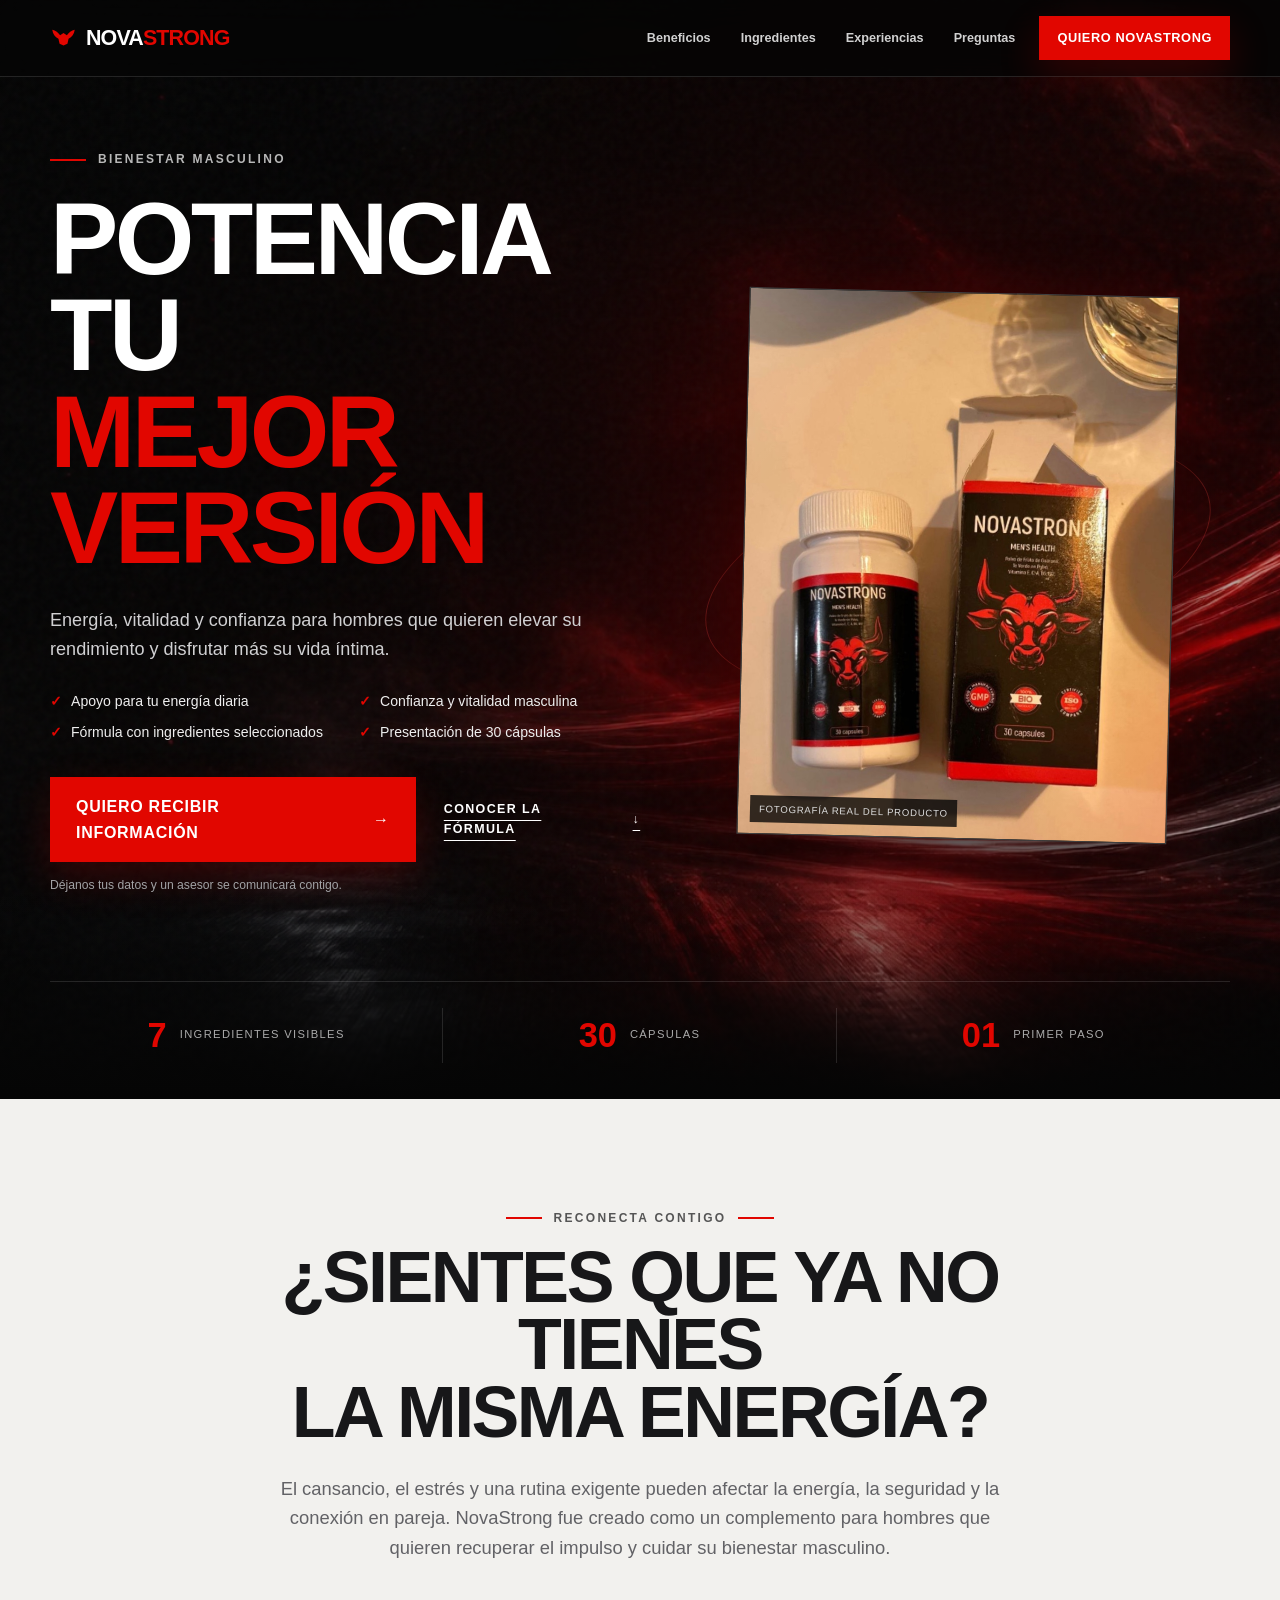
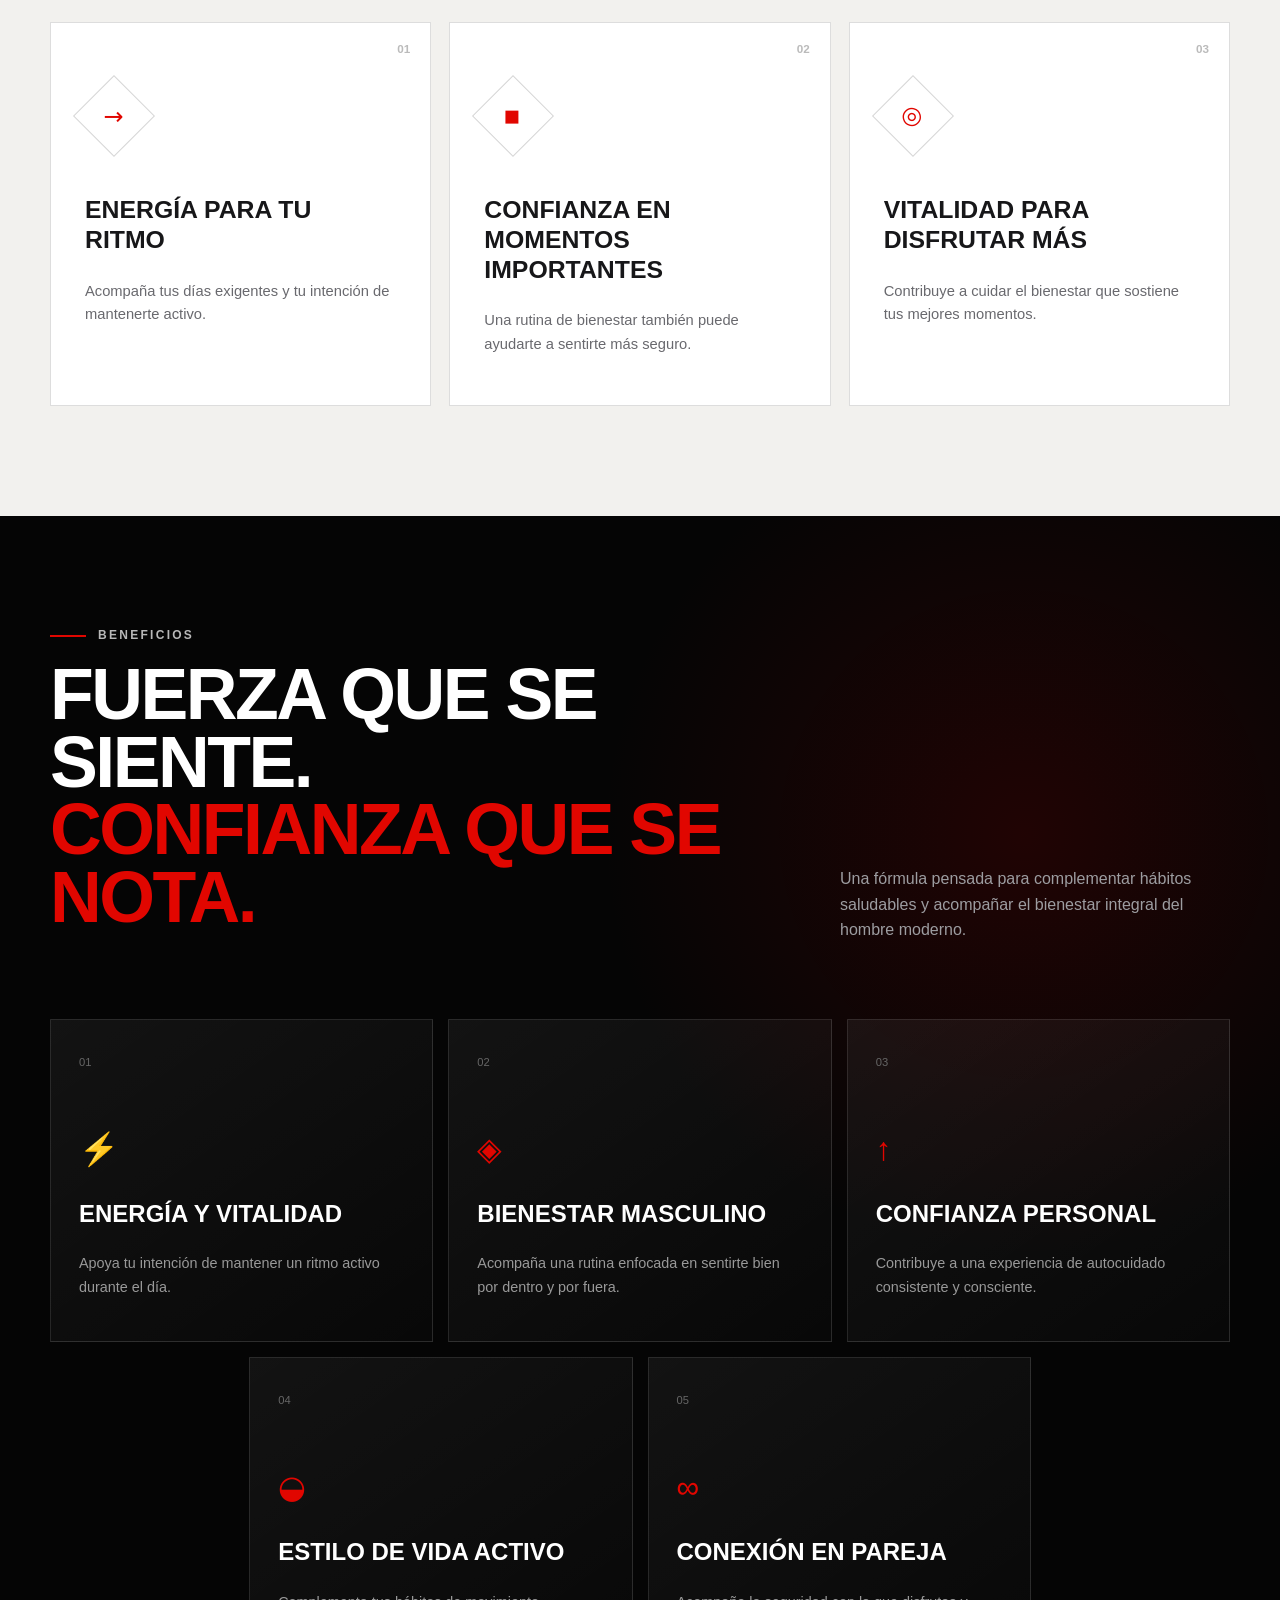
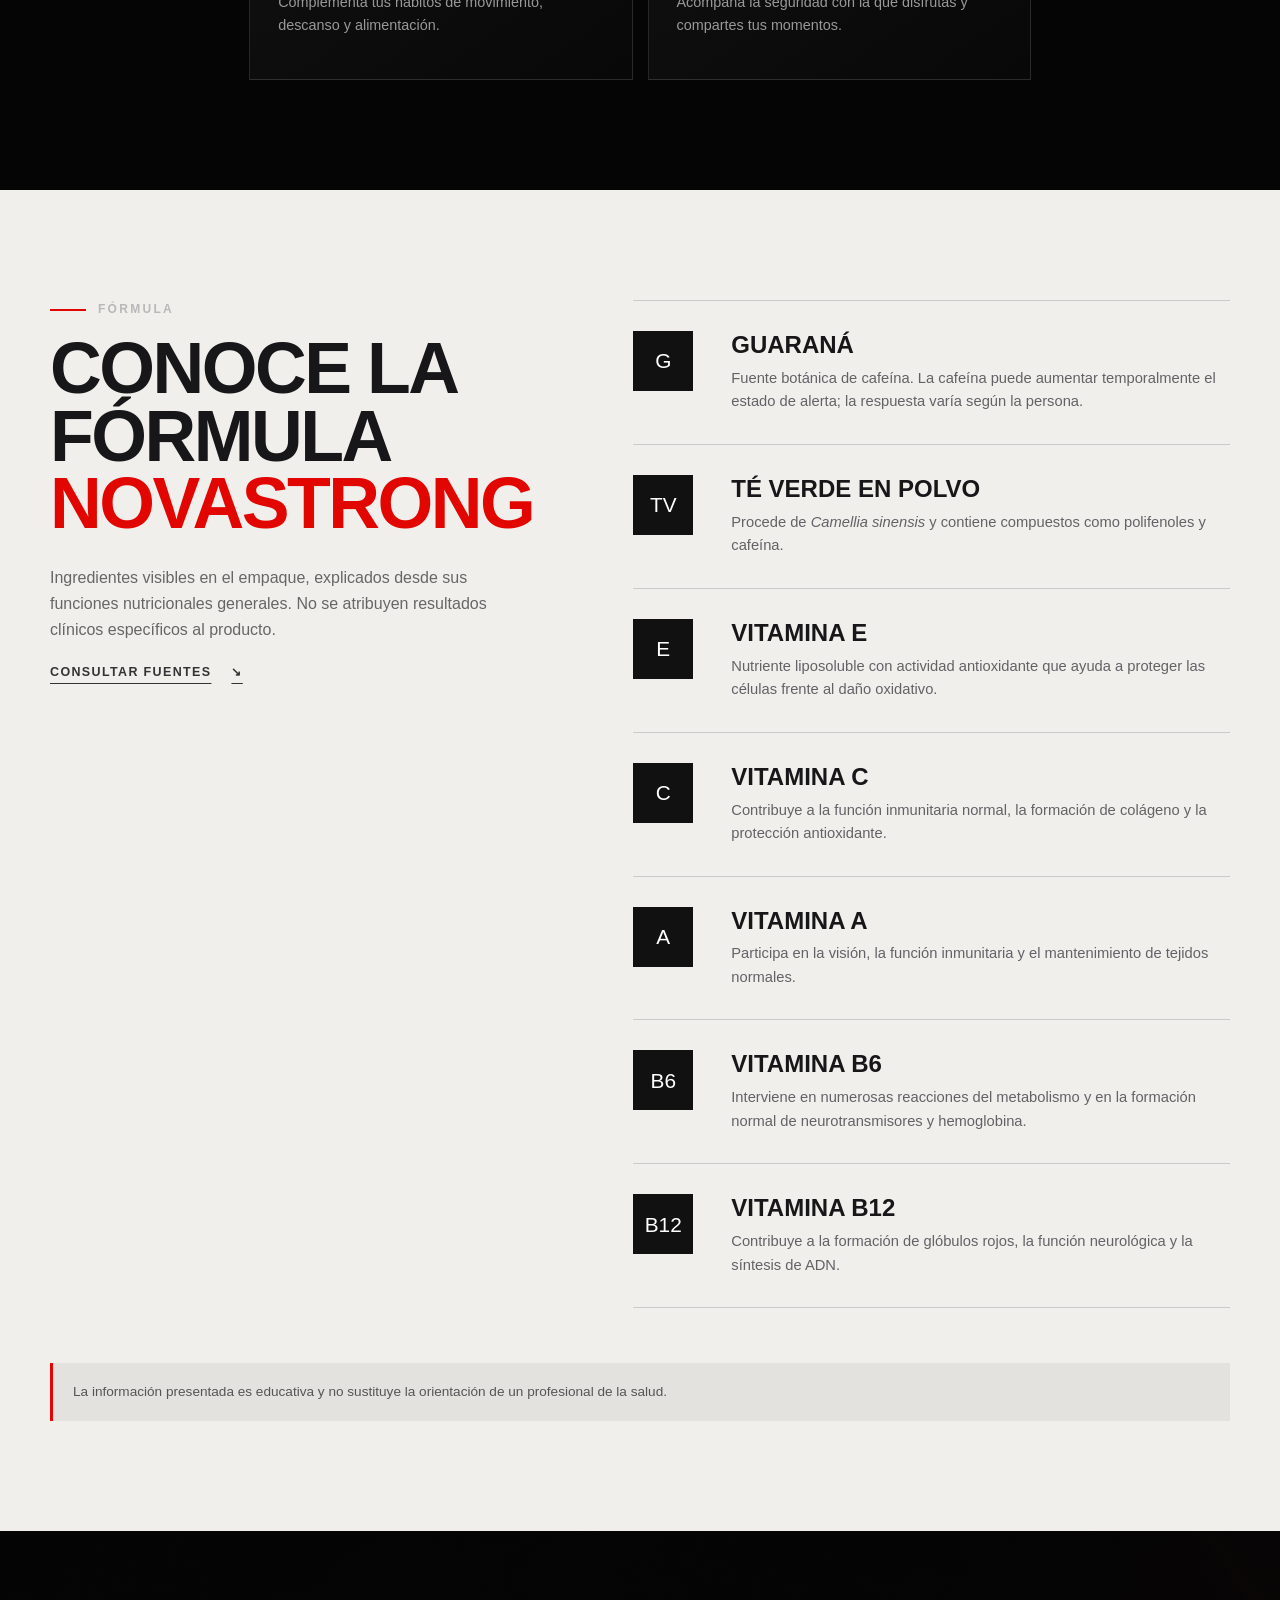
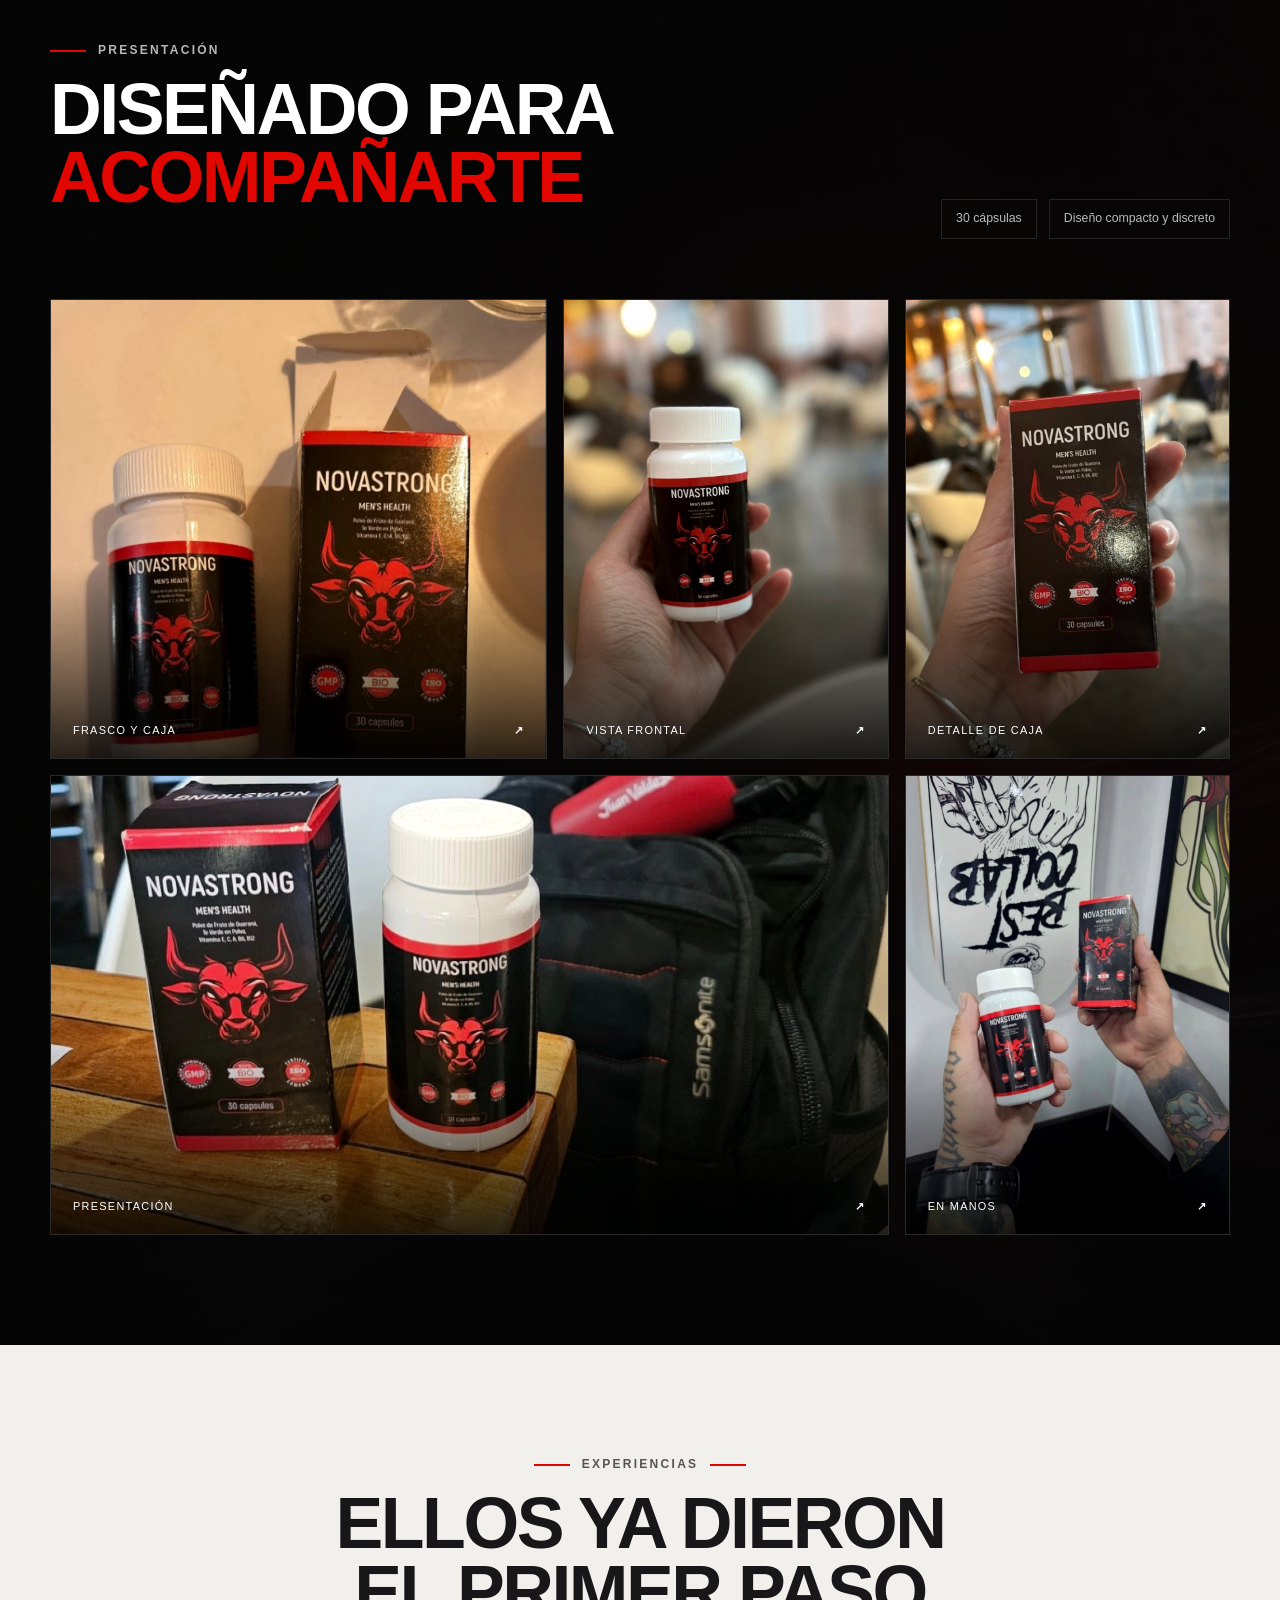
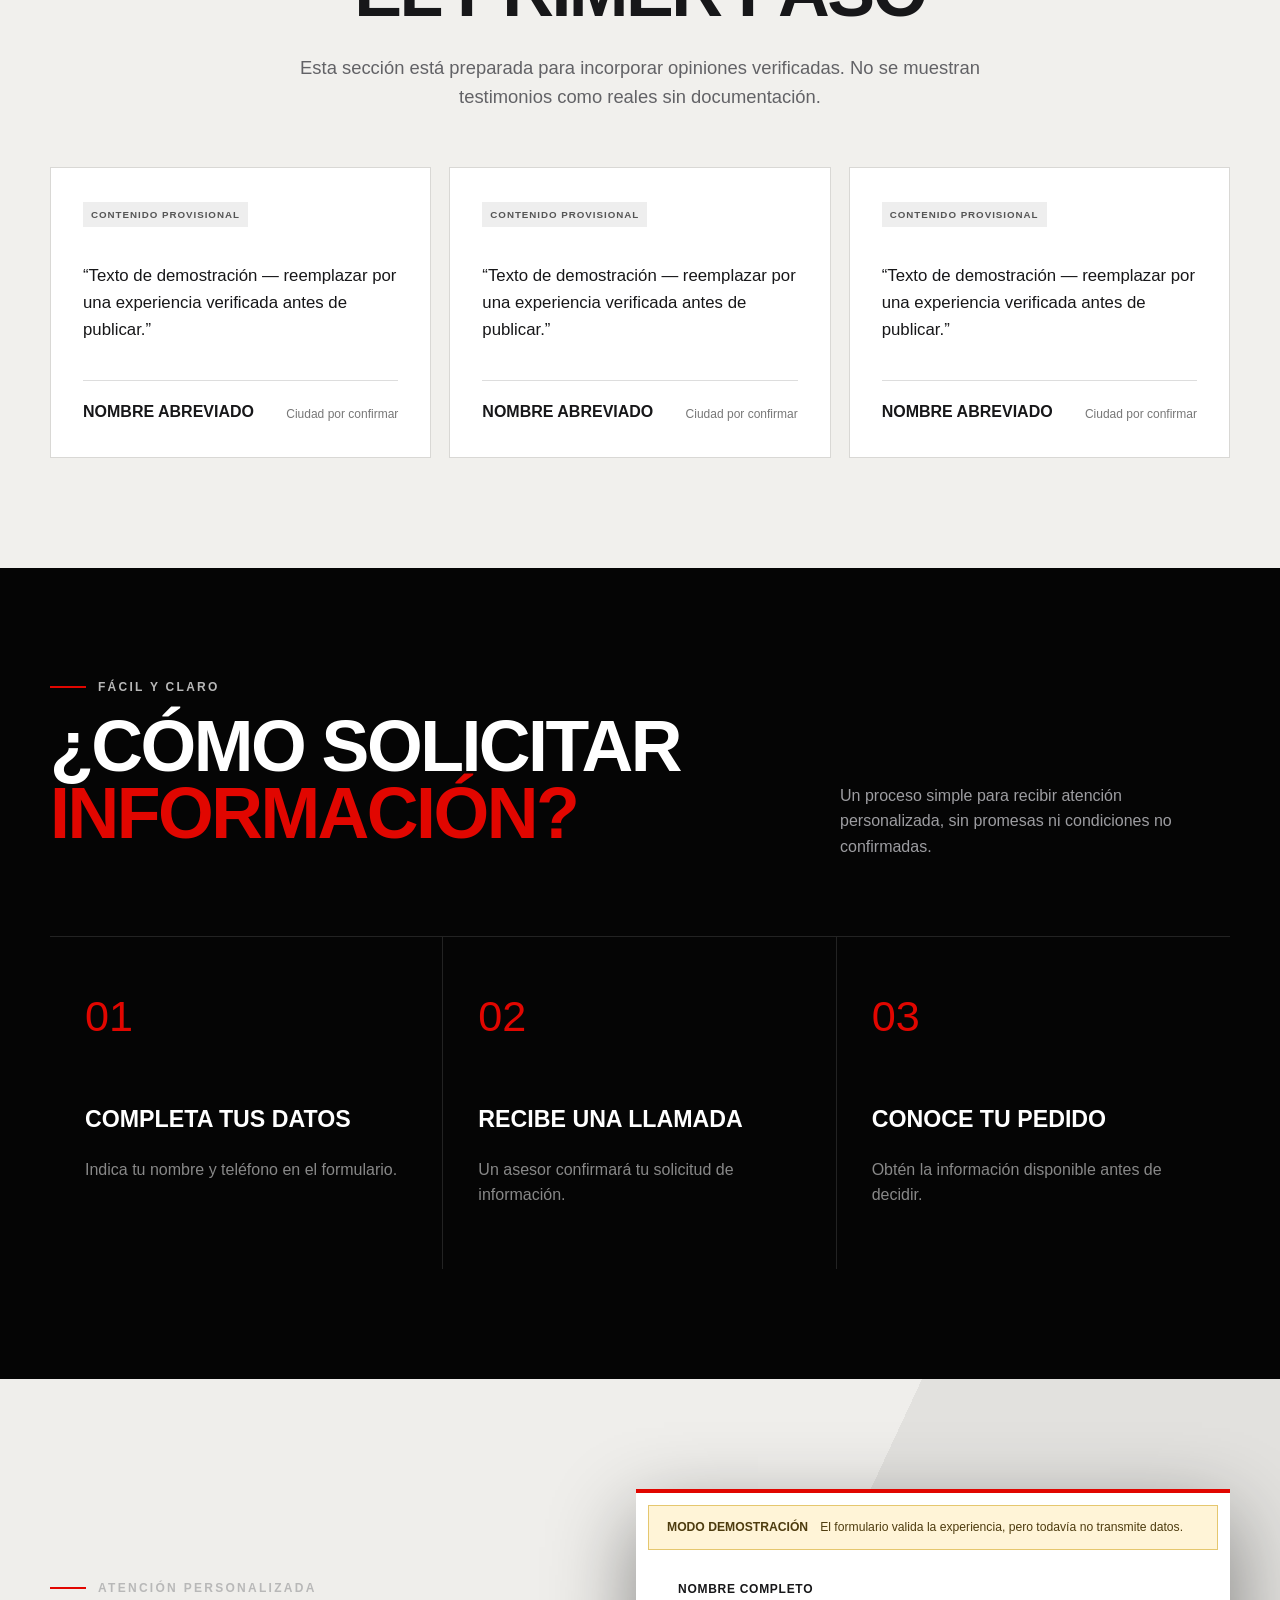
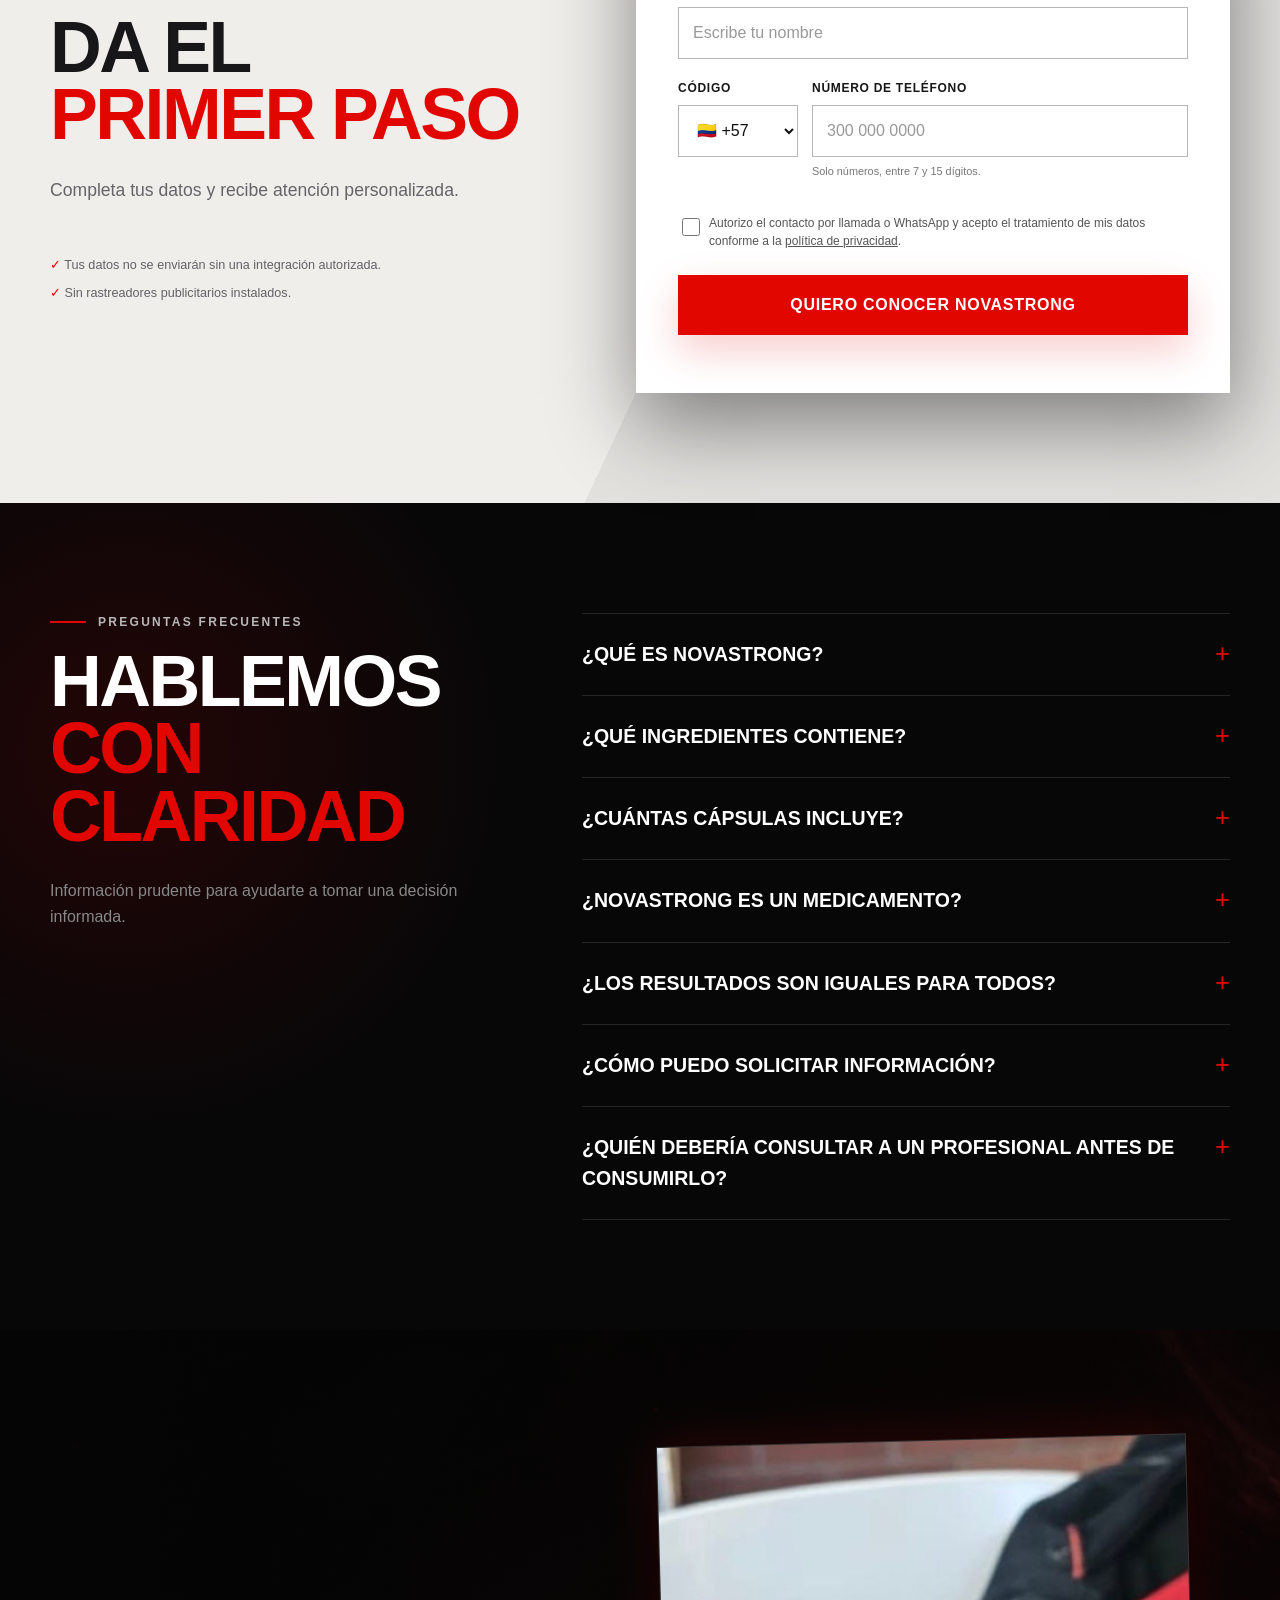
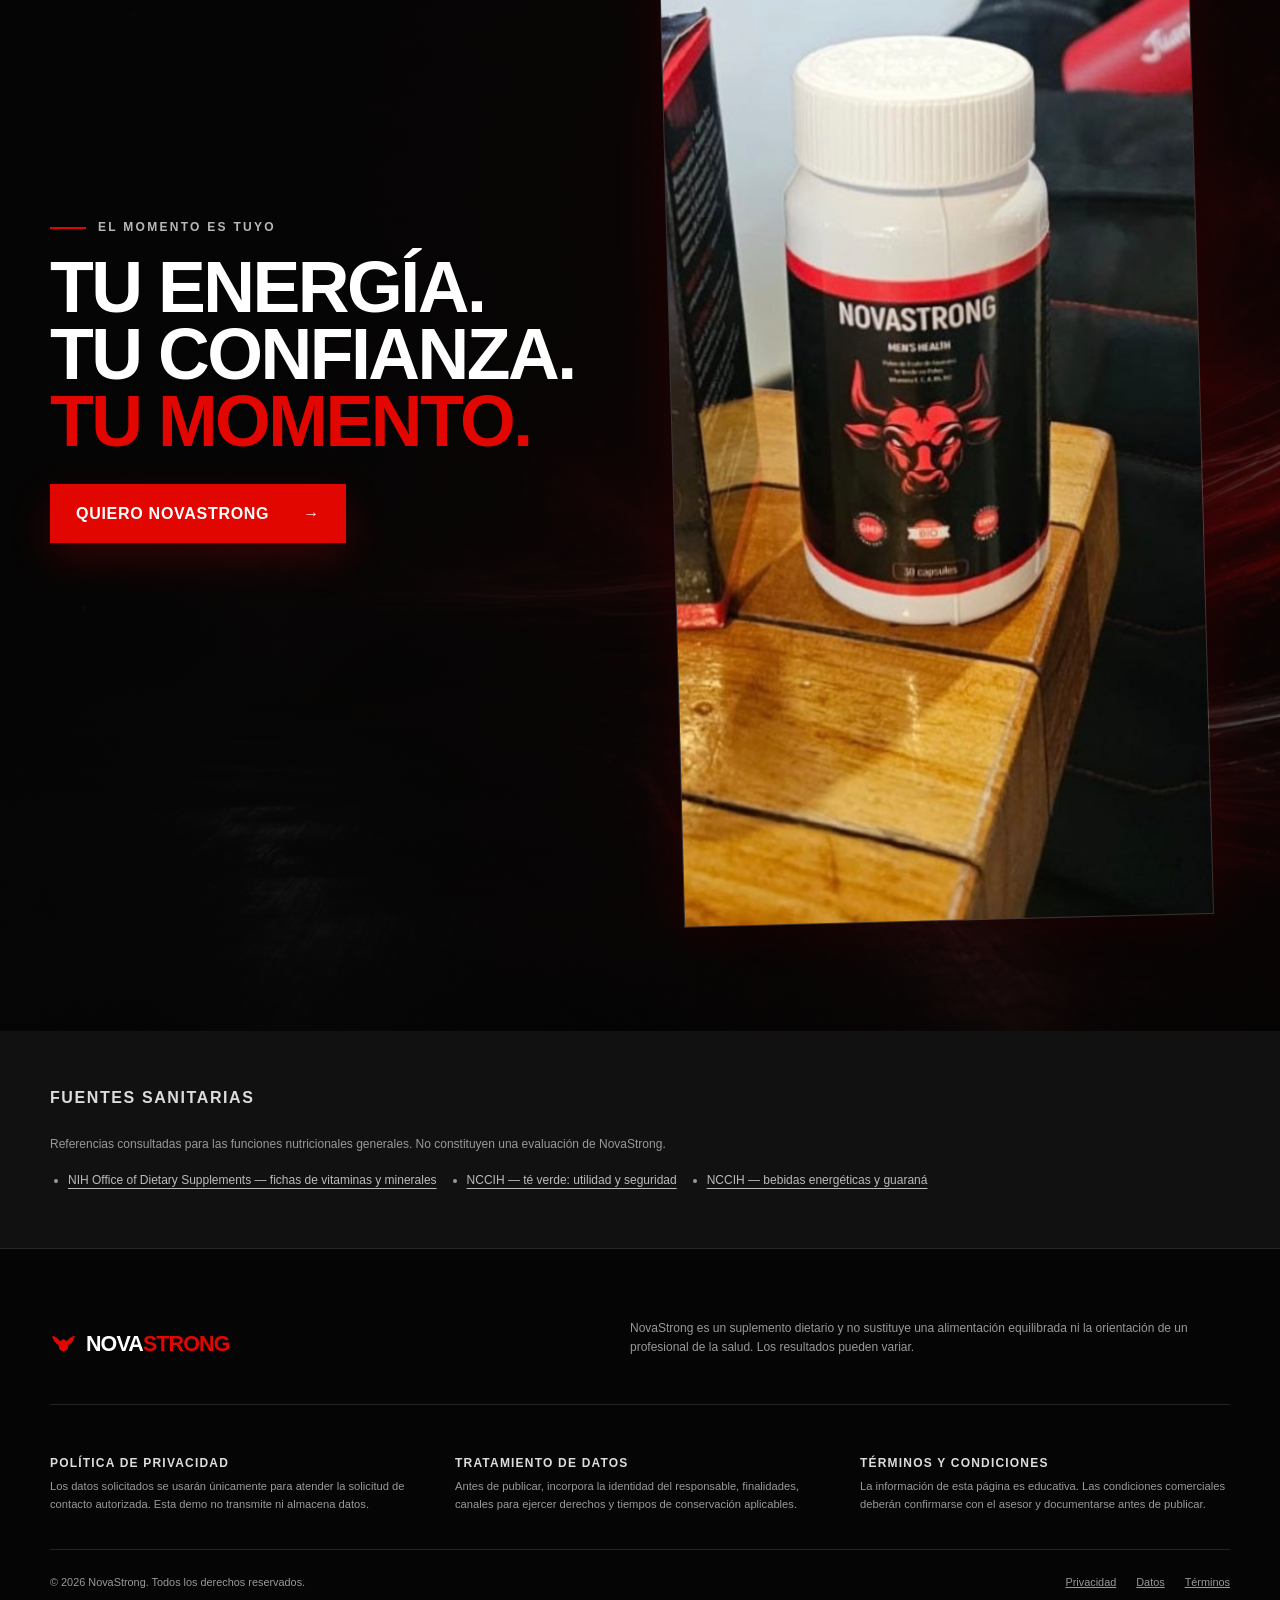
<file: github-upload/index.html>
<!doctype html>
<html lang="es-CO">
<head>
  <meta charset="UTF-8">
  <meta name="viewport" content="width=device-width, initial-scale=1.0">
  <title>NovaStrong | Energía, vitalidad y confianza masculina</title>
  <meta name="description" content="Conoce NovaStrong, suplemento dietario para hombres. Descubre su fórmula y solicita atención personalizada.">
  <meta name="theme-color" content="#050505">
  <meta property="og:type" content="website">
  <meta property="og:locale" content="es_CO">
  <meta property="og:title" content="NovaStrong | Potencia tu mejor versión">
  <meta property="og:description" content="Energía, vitalidad y confianza para hombres que quieren elevar su rendimiento.">
  <meta property="og:image" content="assets/product/novastrong-frasco-caja.jpg">
  <link rel="preload" href="assets/novastrong-energy-bg.jpg" as="image" fetchpriority="high">
  <link rel="stylesheet" href="styles.css">
  <link rel="stylesheet" href="product-photos.css">
  <script src="app.js" defer></script>
</head>
<body>
  <a class="skip-link" href="#contenido">Saltar al contenido</a>
  <header class="site-header" id="inicio">
    <div class="container nav-wrap">
      <a class="brand" href="#inicio" aria-label="NovaStrong, ir al inicio">
        <svg aria-hidden="true" viewBox="0 0 48 34"><path d="M4 3c6 1 11 5 14 10l6-4 6 4c3-5 8-9 14-10-1 8-5 13-11 16l-2 9-7 3-7-3-2-9C9 16 5 11 4 3Z"/></svg>
        <span>NOVA<strong>STRONG</strong></span>
      </a>
      <button class="menu-toggle" type="button" aria-expanded="false" aria-controls="menu-principal"><span></span><span></span><span></span><span class="sr-only">Abrir menú</span></button>
      <nav id="menu-principal" class="nav-links" aria-label="Navegación principal">
        <a href="#beneficios">Beneficios</a><a href="#formula">Ingredientes</a><a href="#experiencias">Experiencias</a><a href="#preguntas">Preguntas</a>
      </nav>
      <a class="button button-small js-form-cta" href="#solicitar" data-cta="cabecera">Quiero NovaStrong</a>
    </div>
  </header>

  <main id="contenido">
    <section class="hero section-dark" aria-labelledby="hero-title">
      <div class="hero-noise" aria-hidden="true"></div>
      <div class="container hero-grid">
        <div class="hero-copy reveal">
          <p class="eyebrow"><span></span> Bienestar masculino</p>
          <h1 id="hero-title">Potencia tu<br><em>mejor versión</em></h1>
          <p class="hero-lead">Energía, vitalidad y confianza para hombres que quieren elevar su rendimiento y disfrutar más su vida íntima.</p>
          <ul class="check-list" aria-label="Características principales">
            <li>Apoyo para tu energía diaria</li><li>Confianza y vitalidad masculina</li><li>Fórmula con ingredientes seleccionados</li><li>Presentación de 30 cápsulas</li>
          </ul>
          <div class="button-row">
            <a class="button js-form-cta" href="#solicitar" data-cta="hero_principal">Quiero recibir información <span aria-hidden="true">→</span></a>
            <a class="text-link" href="#formula">Conocer la fórmula <span aria-hidden="true">↓</span></a>
          </div>
          <p class="microcopy">Déjanos tus datos y un asesor se comunicará contigo.</p>
        </div>
        <div class="product-stage reveal">
          <div class="orbit orbit-one" aria-hidden="true"></div><div class="orbit orbit-two" aria-hidden="true"></div>
          <figure class="hero-product-frame">
            <img class="hero-product-photo" src="assets/product/novastrong-frasco-caja.jpg" width="1065" height="1400" alt="Frasco blanco y caja negra de NovaStrong con etiqueta del toro rojo" fetchpriority="high">
            <figcaption>Fotografía real del producto</figcaption>
          </figure>
        </div>
      </div>
      <div class="hero-stats container" aria-label="Resumen del producto"><div><strong>7</strong><span>ingredientes visibles</span></div><div><strong>30</strong><span>cápsulas</span></div><div><strong>01</strong><span>primer paso</span></div></div>
    </section>

    <section class="section problem" id="identificacion">
      <div class="container narrow center reveal"><p class="eyebrow eyebrow-center"><span></span> Reconecta contigo <span></span></p><h2>¿Sientes que ya no tienes<br>la misma energía?</h2><p class="section-intro">El cansancio, el estrés y una rutina exigente pueden afectar la energía, la seguridad y la conexión en pareja. NovaStrong fue creado como un complemento para hombres que quieren recuperar el impulso y cuidar su bienestar masculino.</p></div>
      <div class="container card-grid three identification-cards">
        <article class="card reveal"><span class="card-number">01</span><div class="line-icon" aria-hidden="true">↗</div><h3>Energía para tu ritmo</h3><p>Acompaña tus días exigentes y tu intención de mantenerte activo.</p></article>
        <article class="card reveal"><span class="card-number">02</span><div class="line-icon" aria-hidden="true">◆</div><h3>Confianza en momentos importantes</h3><p>Una rutina de bienestar también puede ayudarte a sentirte más seguro.</p></article>
        <article class="card reveal"><span class="card-number">03</span><div class="line-icon" aria-hidden="true">◎</div><h3>Vitalidad para disfrutar más</h3><p>Contribuye a cuidar el bienestar que sostiene tus mejores momentos.</p></article>
      </div>
    </section>

    <section class="section section-dark benefits" id="beneficios">
      <div class="container split-heading reveal"><div><p class="eyebrow"><span></span> Beneficios</p><h2>Fuerza que se siente.<br><em>Confianza que se nota.</em></h2></div><p>Una fórmula pensada para complementar hábitos saludables y acompañar el bienestar integral del hombre moderno.</p></div>
      <div class="container benefits-grid">
        <article class="benefit-card reveal"><span>01</span><div class="benefit-icon">⚡</div><h3>Energía y vitalidad</h3><p>Apoya tu intención de mantener un ritmo activo durante el día.</p></article>
        <article class="benefit-card reveal"><span>02</span><div class="benefit-icon">◈</div><h3>Bienestar masculino</h3><p>Acompaña una rutina enfocada en sentirte bien por dentro y por fuera.</p></article>
        <article class="benefit-card reveal"><span>03</span><div class="benefit-icon">↑</div><h3>Confianza personal</h3><p>Contribuye a una experiencia de autocuidado consistente y consciente.</p></article>
        <article class="benefit-card reveal"><span>04</span><div class="benefit-icon">◒</div><h3>Estilo de vida activo</h3><p>Complementa tus hábitos de movimiento, descanso y alimentación.</p></article>
        <article class="benefit-card reveal"><span>05</span><div class="benefit-icon">∞</div><h3>Conexión en pareja</h3><p>Acompaña la seguridad con la que disfrutas y compartes tus momentos.</p></article>
      </div>
    </section>

    <section class="section formula" id="formula">
      <div class="container formula-layout">
        <div class="formula-sticky reveal"><p class="eyebrow"><span></span> Fórmula</p><h2>Conoce la fórmula<br><em>NovaStrong</em></h2><p>Ingredientes visibles en el empaque, explicados desde sus funciones nutricionales generales. No se atribuyen resultados clínicos específicos al producto.</p><a class="text-link dark-link" href="#fuentes">Consultar fuentes <span aria-hidden="true">↘</span></a></div>
        <div class="ingredient-list">
          <article class="ingredient reveal"><span class="ingredient-letter">G</span><div><h3>Guaraná</h3><p>Fuente botánica de cafeína. La cafeína puede aumentar temporalmente el estado de alerta; la respuesta varía según la persona.</p></div></article>
          <article class="ingredient reveal"><span class="ingredient-letter">TV</span><div><h3>Té verde en polvo</h3><p>Procede de <i>Camellia sinensis</i> y contiene compuestos como polifenoles y cafeína.</p></div></article>
          <article class="ingredient reveal"><span class="ingredient-letter">E</span><div><h3>Vitamina E</h3><p>Nutriente liposoluble con actividad antioxidante que ayuda a proteger las células frente al daño oxidativo.</p></div></article>
          <article class="ingredient reveal"><span class="ingredient-letter">C</span><div><h3>Vitamina C</h3><p>Contribuye a la función inmunitaria normal, la formación de colágeno y la protección antioxidante.</p></div></article>
          <article class="ingredient reveal"><span class="ingredient-letter">A</span><div><h3>Vitamina A</h3><p>Participa en la visión, la función inmunitaria y el mantenimiento de tejidos normales.</p></div></article>
          <article class="ingredient reveal"><span class="ingredient-letter">B6</span><div><h3>Vitamina B6</h3><p>Interviene en numerosas reacciones del metabolismo y en la formación normal de neurotransmisores y hemoglobina.</p></div></article>
          <article class="ingredient reveal"><span class="ingredient-letter">B12</span><div><h3>Vitamina B12</h3><p>Contribuye a la formación de glóbulos rojos, la función neurológica y la síntesis de ADN.</p></div></article>
        </div>
      </div>
      <div class="container"><p class="health-note">La información presentada es educativa y no sustituye la orientación de un profesional de la salud.</p></div>
    </section>

    <section class="section product-gallery section-dark" id="producto">
      <div class="container split-heading reveal"><div><p class="eyebrow"><span></span> Presentación</p><h2>Diseñado para<br><em>acompañarte</em></h2></div><div class="product-facts"><span>30 cápsulas</span><span>Diseño compacto y discreto</span></div></div>
      <div class="container gallery-track" aria-label="Galería de fotografías reales del producto">
        <button class="gallery-item wide reveal" type="button" data-view="Frasco y caja NovaStrong" data-image="assets/product/novastrong-frasco-caja.jpg" data-alt="Frasco blanco y caja negra de NovaStrong fotografiados sobre una mesa" aria-label="Ampliar fotografía del frasco y la caja"><img src="assets/product/novastrong-frasco-caja.jpg" width="1065" height="1400" alt="Frasco blanco y caja negra de NovaStrong fotografiados sobre una mesa" loading="lazy"><span class="zoom-label">Frasco y caja <b aria-hidden="true">↗</b></span></button>
        <button class="gallery-item reveal" type="button" data-view="Vista frontal del frasco" data-image="assets/product/novastrong-frasco-mano.jpg" data-alt="Frasco NovaStrong sostenido en una mano con la etiqueta visible" aria-label="Ampliar vista frontal del frasco"><img src="assets/product/novastrong-frasco-mano.jpg" width="1062" height="1400" alt="Frasco NovaStrong sostenido en una mano con la etiqueta visible" loading="lazy"><span class="zoom-label">Vista frontal <b aria-hidden="true">↗</b></span></button>
        <button class="gallery-item reveal" type="button" data-view="Detalle de la caja" data-image="assets/product/novastrong-caja-detalle.jpg" data-alt="Caja NovaStrong sostenida en una mano mostrando el frente del empaque" aria-label="Ampliar detalle de la caja"><img src="assets/product/novastrong-caja-detalle.jpg" width="1068" height="1400" alt="Caja NovaStrong sostenida en una mano mostrando el frente del empaque" loading="lazy"><span class="zoom-label">Detalle de caja <b aria-hidden="true">↗</b></span></button>
        <button class="gallery-item reveal" type="button" data-view="Presentación completa" data-image="assets/product/novastrong-presentacion.jpg" data-alt="Caja y frasco NovaStrong juntos sobre una mesa de madera" aria-label="Ampliar presentación completa"><img src="assets/product/novastrong-presentacion.jpg" width="1400" height="1081" alt="Caja y frasco NovaStrong juntos sobre una mesa de madera" loading="lazy"><span class="zoom-label">Presentación <b aria-hidden="true">↗</b></span></button>
        <button class="gallery-item reveal" type="button" data-view="Producto en manos" data-image="assets/product/novastrong-en-manos.jpg" data-alt="Dos manos sosteniendo el frasco y la caja NovaStrong" aria-label="Ampliar fotografía del producto en manos"><img src="assets/product/novastrong-en-manos.jpg" width="1068" height="1400" alt="Dos manos sosteniendo el frasco y la caja NovaStrong" loading="lazy"><span class="zoom-label">En manos <b aria-hidden="true">↗</b></span></button>
      </div>
    </section>

    <section class="section experiences" id="experiencias">
      <div class="container center reveal"><p class="eyebrow eyebrow-center"><span></span> Experiencias <span></span></p><h2>Ellos ya dieron<br>el primer paso</h2><p class="section-intro">Esta sección está preparada para incorporar opiniones verificadas. No se muestran testimonios como reales sin documentación.</p></div>
      <div class="container testimonial-grid" id="testimonial-list" aria-live="polite"></div>
    </section>

    <section class="section how section-dark" id="como-solicitar">
      <div class="container"><div class="split-heading reveal"><div><p class="eyebrow"><span></span> Fácil y claro</p><h2>¿Cómo solicitar<br><em>información?</em></h2></div><p>Un proceso simple para recibir atención personalizada, sin promesas ni condiciones no confirmadas.</p></div>
        <ol class="steps"><li class="reveal"><span>01</span><div><h3>Completa tus datos</h3><p>Indica tu nombre y teléfono en el formulario.</p></div></li><li class="reveal"><span>02</span><div><h3>Recibe una llamada</h3><p>Un asesor confirmará tu solicitud de información.</p></div></li><li class="reveal"><span>03</span><div><h3>Conoce tu pedido</h3><p>Obtén la información disponible antes de decidir.</p></div></li></ol>
      </div>
    </section>

    <section class="section lead-section" id="solicitar">
      <div class="container lead-layout">
        <div class="lead-copy reveal"><p class="eyebrow"><span></span> Atención personalizada</p><h2>Da el<br><em>primer paso</em></h2><p>Completa tus datos y recibe atención personalizada.</p><div class="privacy-points"><span>✓ Tus datos no se enviarán sin una integración autorizada.</span><span>✓ Sin rastreadores publicitarios instalados.</span></div></div>
        <div class="form-shell reveal">
          <div class="demo-banner" role="note"><strong>Modo demostración</strong><span>El formulario valida la experiencia, pero todavía no transmite datos.</span></div>
          <form id="lead-form" novalidate>
            <div class="field"><label for="name">Nombre completo</label><input id="name" name="name" type="text" autocomplete="name" required minlength="3" maxlength="80" placeholder="Escribe tu nombre"><p class="field-error" id="name-error"></p></div>
            <div class="phone-row"><div class="field country-field"><label for="country">Código</label><select id="country" name="country" autocomplete="tel-country-code" required><option value="+57">🇨🇴 +57</option><option value="+52">🇲🇽 +52</option><option value="+51">🇵🇪 +51</option><option value="+593">🇪🇨 +593</option><option value="+1">+1</option><option value="+34">🇪🇸 +34</option></select></div><div class="field"><label for="phone">Número de teléfono</label><input id="phone" name="phone" type="tel" inputmode="tel" autocomplete="tel-national" required maxlength="18" placeholder="300 000 0000" aria-describedby="phone-hint phone-error"><small id="phone-hint">Solo números, entre 7 y 15 dígitos.</small><p class="field-error" id="phone-error"></p></div></div>
            <div class="honeypot" aria-hidden="true"><label for="website">Sitio web</label><input id="website" name="website" type="text" tabindex="-1" autocomplete="off"></div>
            <div class="checkbox-field"><input id="consent" name="consent" type="checkbox" required><label for="consent">Autorizo el contacto por llamada o WhatsApp y acepto el tratamiento de mis datos conforme a la <a href="#privacidad">política de privacidad</a>.</label></div><p class="field-error" id="consent-error"></p>
            <button class="button submit-button" type="submit"><span>Quiero conocer NovaStrong</span><span class="spinner" aria-hidden="true"></span></button>
            <p class="form-status" id="form-status" role="status" aria-live="polite"></p>
          </form>
        </div>
      </div>
    </section>

    <section class="section faq section-dark" id="preguntas">
      <div class="container faq-layout"><div class="faq-heading reveal"><p class="eyebrow"><span></span> Preguntas frecuentes</p><h2>Hablemos<br><em>con claridad</em></h2><p>Información prudente para ayudarte a tomar una decisión informada.</p></div>
        <div class="accordion">
          <details class="reveal"><summary>¿Qué es NovaStrong?<span>+</span></summary><p>Es un suplemento dietario dirigido a hombres adultos, planteado como complemento de una rutina de bienestar. No sustituye una alimentación equilibrada ni la atención profesional.</p></details>
          <details class="reveal"><summary>¿Qué ingredientes contiene?<span>+</span></summary><p>Según los ingredientes visibles en el empaque: guaraná, té verde en polvo y vitaminas E, C, A, B6 y B12. La ausencia de una etiqueta legible impide confirmar dosis o concentraciones.</p></details>
          <details class="reveal"><summary>¿Cuántas cápsulas incluye?<span>+</span></summary><p>La presentación indicada incluye 30 cápsulas.</p></details>
          <details class="reveal"><summary>¿NovaStrong es un medicamento?<span>+</span></summary><p>No. Se presenta como suplemento dietario y no está destinado a diagnosticar, tratar, curar o prevenir enfermedades.</p></details>
          <details class="reveal"><summary>¿Los resultados son iguales para todos?<span>+</span></summary><p>No. La experiencia puede variar según la persona, sus hábitos y condiciones individuales. No se garantizan resultados específicos.</p></details>
          <details class="reveal"><summary>¿Cómo puedo solicitar información?<span>+</span></summary><p>Completa el formulario con tus datos y consentimiento. En esta versión de demostración no se transmiten datos hasta conectar un endpoint autorizado.</p></details>
          <details class="reveal"><summary>¿Quién debería consultar a un profesional antes de consumirlo?<span>+</span></summary><p>Personas con enfermedades, tratamientos, alergias, embarazo o dudas sobre los ingredientes deben consultar a un profesional de la salud antes de usar suplementos. El guaraná y el té verde pueden aportar cafeína.</p></details>
        </div>
      </div>
    </section>

    <section class="closing section-dark">
      <div class="container closing-inner reveal"><div><p class="eyebrow"><span></span> El momento es tuyo</p><h2>Tu energía.<br>Tu confianza.<br><em>Tu momento.</em></h2><a class="button js-form-cta" href="#solicitar" data-cta="cierre">Quiero NovaStrong <span aria-hidden="true">→</span></a></div><div class="closing-product"><img src="assets/product/novastrong-presentacion.jpg" width="1400" height="1081" alt="Frasco y caja NovaStrong sobre una mesa" loading="lazy"></div></div>
    </section>

    <section class="sources" id="fuentes" aria-labelledby="sources-title"><div class="container"><h2 id="sources-title">Fuentes sanitarias</h2><p>Referencias consultadas para las funciones nutricionales generales. No constituyen una evaluación de NovaStrong.</p><ul><li><a href="https://ods.od.nih.gov/factsheets/list-VitaminsMinerals/" target="_blank" rel="noopener noreferrer">NIH Office of Dietary Supplements — fichas de vitaminas y minerales</a></li><li><a href="https://www.nccih.nih.gov/health/green-tea" target="_blank" rel="noopener noreferrer">NCCIH — té verde: utilidad y seguridad</a></li><li><a href="https://www.nccih.nih.gov/health/energy-drinks" target="_blank" rel="noopener noreferrer">NCCIH — bebidas energéticas y guaraná</a></li></ul></div></section>
  </main>

  <footer class="footer">
    <div class="container footer-top"><a class="brand footer-brand" href="#inicio"><svg aria-hidden="true" viewBox="0 0 48 34"><path d="M4 3c6 1 11 5 14 10l6-4 6 4c3-5 8-9 14-10-1 8-5 13-11 16l-2 9-7 3-7-3-2-9C9 16 5 11 4 3Z"/></svg><span>NOVA<strong>STRONG</strong></span></a><p>NovaStrong es un suplemento dietario y no sustituye una alimentación equilibrada ni la orientación de un profesional de la salud. Los resultados pueden variar.</p></div>
    <div class="container legal-grid"><section id="privacidad"><h2>Política de privacidad</h2><p>Los datos solicitados se usarán únicamente para atender la solicitud de contacto autorizada. Esta demo no transmite ni almacena datos.</p></section><section id="datos"><h2>Tratamiento de datos</h2><p>Antes de publicar, incorpora la identidad del responsable, finalidades, canales para ejercer derechos y tiempos de conservación aplicables.</p></section><section id="terminos"><h2>Términos y condiciones</h2><p>La información de esta página es educativa. Las condiciones comerciales deberán confirmarse con el asesor y documentarse antes de publicar.</p></section></div>
    <div class="container footer-bottom"><span>© <span id="year"></span> NovaStrong. Todos los derechos reservados.</span><nav aria-label="Enlaces legales"><a href="#privacidad">Privacidad</a><a href="#datos">Datos</a><a href="#terminos">Términos</a></nav></div>
  </footer>

  <div class="mobile-cta"><a class="button js-form-cta" href="#solicitar" data-cta="movil_fijo">Quiero NovaStrong <span aria-hidden="true">→</span></a></div>
  <dialog id="product-dialog" aria-labelledby="dialog-title"><button class="dialog-close" type="button" aria-label="Cerrar">×</button><div class="dialog-art"><img id="dialog-image" src="assets/product/novastrong-frasco-caja.jpg" width="1065" height="1400" alt="Frasco y caja NovaStrong"></div><h2 id="dialog-title">Vista del producto</h2><p>Fotografía real del frasco y el empaque NovaStrong.</p></dialog>
</body>
</html>
</file>
<file: styles.css>
:root{--black:#050505;--charcoal:#0b0b0c;--red:#e10600;--dark-red:#780000;--white:#fff;--silver:#b8b8b8;--muted:#858589;--cream:#f1f0ed;--border:rgba(255,255,255,.12);--display:"Arial Narrow","Roboto Condensed",Impact,sans-serif;--body:Inter,Arial,sans-serif;--shadow:0 30px 80px rgba(0,0,0,.45)}
*{box-sizing:border-box}html{scroll-behavior:smooth;scroll-padding-top:90px}body{margin:0;background:var(--cream);color:#171719;font-family:var(--body);line-height:1.6;overflow-x:hidden}img,svg{display:block;max-width:100%}a{color:inherit}button,input,select{font:inherit}.container{width:min(1180px,calc(100% - 40px));margin-inline:auto}.narrow{max-width:880px}.center{text-align:center}.sr-only{position:absolute;width:1px;height:1px;padding:0;margin:-1px;overflow:hidden;clip:rect(0,0,0,0);white-space:nowrap;border:0}.skip-link{position:fixed;z-index:999;left:16px;top:-100px;background:#fff;color:#000;padding:12px 18px}.skip-link:focus{top:16px}.section{padding:110px 0}.section-dark{background:var(--black);color:var(--white)}h1,h2,h3,p{margin-top:0}h1,h2{font-family:var(--display);font-weight:900;text-transform:uppercase;letter-spacing:-.035em;line-height:.94}h1{font-size:clamp(3.7rem,8vw,7.4rem);margin:22px 0 30px}h2{font-size:clamp(2.7rem,5.6vw,5.25rem);margin:16px 0 28px}h1 em,h2 em{color:var(--red);font-style:normal}h3{line-height:1.2}.eyebrow{display:flex;align-items:center;gap:12px;color:var(--silver);font-size:.75rem;font-weight:800;letter-spacing:.19em;text-transform:uppercase}.eyebrow span{display:block;width:36px;height:2px;background:var(--red)}.eyebrow-center{justify-content:center;color:#555}.eyebrow-center span:last-child{transform:scaleX(-1)}.section-intro{font-size:1.15rem;color:#626266;max-width:760px;margin:0 auto}.button{display:inline-flex;justify-content:center;align-items:center;gap:34px;min-height:58px;padding:16px 25px;background:var(--red);color:#fff;text-decoration:none;text-transform:uppercase;font-family:var(--display);font-weight:900;letter-spacing:.045em;border:1px solid var(--red);cursor:pointer;box-shadow:0 16px 42px rgba(225,6,0,.2);transition:transform .2s,background .2s,box-shadow .2s}.button:hover{background:#ff0a03;transform:translateY(-2px);box-shadow:0 18px 50px rgba(225,6,0,.34)}.button:focus-visible,.text-link:focus-visible,a:focus-visible,button:focus-visible,input:focus-visible,select:focus-visible,summary:focus-visible{outline:3px solid #fff;outline-offset:4px}.button-small{min-height:44px;padding:9px 17px;font-size:.8rem;gap:10px}.text-link{display:inline-flex;gap:20px;align-items:center;color:#fff;text-underline-offset:7px;text-transform:uppercase;font-size:.78rem;font-weight:800;letter-spacing:.11em}.dark-link{color:#333}.site-header{position:fixed;z-index:100;top:0;left:0;width:100%;background:rgba(5,5,5,.82);backdrop-filter:blur(16px);border-bottom:1px solid var(--border);color:#fff}.nav-wrap{height:76px;display:flex;align-items:center;justify-content:space-between;gap:24px}.brand{display:flex;align-items:center;gap:9px;text-decoration:none;font-family:var(--display);font-size:1.34rem;font-weight:900;letter-spacing:-.04em}.brand strong,.brand svg{color:var(--red);fill:var(--red)}.brand svg{width:27px}.nav-links{display:flex;align-items:center;gap:30px;margin-left:auto}.nav-links a{color:#d1d1d1;text-decoration:none;font-size:.79rem;font-weight:700}.nav-links a:hover{color:#fff}.menu-toggle{display:none;background:none;border:0;color:#fff;padding:8px}.menu-toggle>span:not(.sr-only){display:block;width:24px;height:2px;background:currentColor;margin:5px}
.hero{position:relative;min-height:920px;padding:150px 0 0;background-image:linear-gradient(90deg,rgba(5,5,5,.72) 0%,rgba(5,5,5,.31) 50%,rgba(5,5,5,.25) 100%),url("assets/novastrong-energy-bg.jpg");background-size:cover;background-position:center}.hero:after{content:"";position:absolute;inset:auto 0 0;height:220px;background:linear-gradient(transparent,#050505)}.hero-noise{position:absolute;inset:0;opacity:.12;background-image:url("data:image/svg+xml,%3Csvg viewBox='0 0 160 160' xmlns='http://www.w3.org/2000/svg'%3E%3Cfilter id='n'%3E%3CfeTurbulence type='fractalNoise' baseFrequency='.9' numOctaves='2' stitchTiles='stitch'/%3E%3C/filter%3E%3Crect width='100%25' height='100%25' filter='url(%23n)' opacity='.3'/%3E%3C/svg%3E")}.hero-grid{position:relative;z-index:2;display:grid;grid-template-columns:1.04fr .96fr;align-items:center;gap:45px}.hero-copy{padding-bottom:85px}.hero-lead{max-width:660px;color:#d0d0d2;font-size:1.13rem}.check-list{display:grid;grid-template-columns:1fr 1fr;gap:8px 28px;list-style:none;margin:26px 0 34px;padding:0;color:#eee;font-size:.88rem}.check-list li:before{content:"✓";color:var(--red);font-weight:900;margin-right:9px}.button-row{display:flex;align-items:center;gap:28px}.microcopy{font-size:.76rem;color:#a2a2a5;margin:14px 0 0}.product-stage{position:relative;height:610px;display:grid;place-items:center;isolation:isolate}.product-stage:before{content:"";position:absolute;z-index:-3;width:470px;height:470px;border-radius:50%;background:radial-gradient(circle,rgba(225,6,0,.52),rgba(120,0,0,.18) 42%,transparent 70%);filter:blur(18px)}.orbit{position:absolute;z-index:-2;border:1px solid rgba(255,80,70,.27);border-radius:50%;transform:rotate(-15deg)}.orbit-one{width:520px;height:220px}.orbit-two{width:430px;height:420px}.hero-product-frame{position:relative;width:min(430px,88%);margin:0;overflow:hidden;border:1px solid rgba(255,255,255,.2);background:#111;box-shadow:0 35px 80px rgba(0,0,0,.62),0 0 55px rgba(225,6,0,.18);transform:rotate(1.4deg)}.hero-product-frame:after{content:"";position:absolute;inset:0;background:linear-gradient(125deg,rgba(255,255,255,.14),transparent 20% 75%,rgba(225,6,0,.12));pointer-events:none}.hero-product-photo{width:100%;height:545px;object-fit:cover;object-position:center 52%}.hero-product-frame figcaption{position:absolute;z-index:2;left:12px;bottom:11px;padding:6px 9px;background:rgba(5,5,5,.78);color:#ddd;font-size:.6rem;letter-spacing:.08em;text-transform:uppercase}.hero-stats{position:relative;z-index:3;display:grid;grid-template-columns:repeat(3,1fr);border-top:1px solid var(--border);padding:26px 0 36px}.hero-stats div{display:flex;align-items:center;justify-content:center;gap:13px;border-right:1px solid var(--border)}.hero-stats div:last-child{border:0}.hero-stats strong{font-family:var(--display);font-size:2.15rem;color:var(--red)}.hero-stats span{font-size:.7rem;color:#aaa;text-transform:uppercase;letter-spacing:.12em}
.problem{background:#f2f1ee}.card-grid{display:grid;gap:18px}.three{grid-template-columns:repeat(3,1fr)}.identification-cards{margin-top:60px}.card{position:relative;min-height:300px;padding:34px;background:#fff;border:1px solid #ddd;overflow:hidden}.card:hover{border-color:#aaa}.card-number{position:absolute;right:20px;top:17px;color:#bbb;font-size:.73rem;font-weight:800}.line-icon{width:58px;height:58px;display:grid;place-items:center;margin:30px 0 50px;border:1px solid #d7d7d7;color:var(--red);font-size:1.5rem;transform:rotate(45deg)}.line-icon+ h3{font-family:var(--display);font-size:1.55rem;text-transform:uppercase}.card p{color:#69696e;font-size:.92rem}.split-heading{display:flex;align-items:flex-end;justify-content:space-between;gap:40px;margin-bottom:60px}.split-heading>p{max-width:390px;color:#9d9da1}.benefits{background:radial-gradient(circle at 80% 25%,rgba(120,0,0,.24),transparent 30%),#050505}.benefits-grid{display:grid;grid-template-columns:repeat(6,1fr);gap:15px}.benefit-card{grid-column:span 2;min-height:310px;padding:28px;border:1px solid var(--border);background:linear-gradient(145deg,rgba(255,255,255,.055),rgba(255,255,255,.01));transition:border-color .2s,transform .2s}.benefit-card:nth-child(4){grid-column:2/span 2}.benefit-card:hover{border-color:rgba(225,6,0,.7);transform:translateY(-5px)}.benefit-card>span{color:#666;font-size:.7rem}.benefit-icon{font-size:2rem;color:var(--red);margin:50px 0 25px}.benefit-card h3{font-family:var(--display);font-size:1.5rem;text-transform:uppercase}.benefit-card p{color:#999;font-size:.9rem}.formula{background:#f0efec}.formula-layout{display:grid;grid-template-columns:.82fr 1.18fr;gap:100px;align-items:start}.formula-sticky{position:sticky;top:120px}.formula-sticky>p:not(.eyebrow){color:#666;max-width:440px}.ingredient-list{border-top:1px solid #cbcaca}.ingredient{display:grid;grid-template-columns:74px 1fr;gap:24px;padding:30px 0;border-bottom:1px solid #cbcaca}.ingredient-letter{width:60px;height:60px;display:grid;place-items:center;background:#111;color:#fff;font-family:var(--display);font-size:1.3rem}.ingredient h3{font-family:var(--display);font-size:1.5rem;text-transform:uppercase;margin-bottom:7px}.ingredient p{color:#626267;font-size:.92rem;margin:0}.health-note{margin:55px 0 0;padding:18px 20px;border-left:3px solid var(--red);background:#e3e2df;color:#555;font-size:.85rem}.product-gallery{background:linear-gradient(rgba(5,5,5,.92),rgba(5,5,5,.98)),url("assets/novastrong-energy-bg.jpg") center/cover}.product-facts{display:flex;gap:12px;flex-wrap:wrap}.product-facts span{border:1px solid var(--border);padding:9px 14px;color:#bbb;font-size:.77rem}.gallery-track{display:grid;grid-template-columns:1.3fr .85fr .85fr;gap:16px}.gallery-item{position:relative;min-width:0;height:460px;padding:0;background:#0d0d0e;border:1px solid var(--border);color:#fff;overflow:hidden;cursor:zoom-in}.gallery-item:hover .gallery-art{transform:scale(1.035)}.gallery-art{height:100%;display:flex;align-items:center;justify-content:center;transition:transform .35s;background:radial-gradient(circle,rgba(225,6,0,.38),transparent 55%)}.mini-box,.mini-bottle{position:relative;display:flex;flex-direction:column;align-items:center;justify-content:center;font-family:var(--display);font-weight:900;filter:drop-shadow(0 30px 20px rgba(0,0,0,.6))}.mini-box{width:150px;height:280px;background:linear-gradient(110deg,#29292c,#060607 44%,#222);border:1px solid #444;font-size:1.1rem}.mini-box:after{content:"";position:absolute;left:0;right:0;bottom:52px;height:52px;background:linear-gradient(160deg,#850000,#e10600);clip-path:polygon(0 20%,100% 0,100% 80%,0 100%)}.mini-box span,.mini-bottle span{color:var(--red)}.mini-box small{position:absolute;bottom:21px;font-size:.4rem;letter-spacing:.12em}.mini-bottle{width:125px;height:235px;margin-left:-25px;margin-bottom:-65px;border-radius:22px 22px 30px 30px;background:linear-gradient(90deg,#080808,#343438 30%,#080808 70%,#2e2e31);font-size:.88rem}.mini-bottle:after{content:"";position:absolute;inset:73px 0 32px;background:linear-gradient(160deg,#19191c 0 49%,#e10600 50% 66%,#f4f4f4 67% 75%,#090909 76%);z-index:-1}.mini-bottle i{position:absolute;left:10px;right:10px;top:-48px;height:55px;background:repeating-linear-gradient(90deg,#111 0 3px,#29292b 3px 6px);border-radius:8px}.set-two .mini-bottle{transform:scale(1.25);margin:30px 0 0}.set-three .mini-box{transform:rotate(-4deg) scale(1.15)}.zoom-label{position:absolute;left:22px;right:22px;bottom:19px;z-index:4;display:flex;justify-content:space-between;text-transform:uppercase;font-size:.68rem;letter-spacing:.12em}.asset-disclaimer{color:#8a8a8d;font-size:.71rem;margin-top:18px}.experiences{background:#f1f0ed}.testimonial-grid{display:grid;grid-template-columns:repeat(3,1fr);gap:18px;margin-top:55px}.testimonial{padding:32px;background:#fff;border:1px solid #d9d8d5}.demo-tag{display:inline-block;padding:5px 8px;background:#eee;color:#555;font-size:.61rem;font-weight:900;text-transform:uppercase;letter-spacing:.1em}.testimonial blockquote{margin:36px 0;font-size:1.05rem}.testimonial footer{display:flex;justify-content:space-between;align-items:flex-end;border-top:1px solid #ddd;padding-top:18px}.testimonial footer strong{font-family:var(--display);text-transform:uppercase}.testimonial footer span{font-size:.75rem;color:#777}.steps{display:grid;grid-template-columns:repeat(3,1fr);list-style:none;margin:0;padding:0;border-top:1px solid var(--border)}.steps li{padding:45px 35px;border-right:1px solid var(--border)}.steps li:last-child{border:0}.steps li>span{display:block;color:var(--red);font-family:var(--display);font-size:2.7rem;margin-bottom:55px}.steps h3{font-family:var(--display);font-size:1.45rem;text-transform:uppercase}.steps p{color:#888}.lead-section{background:linear-gradient(115deg,#efeeeb 0 57%,#e2e1de 57%)}.lead-layout{display:grid;grid-template-columns:.9fr 1.1fr;gap:100px;align-items:center}.lead-copy>p:not(.eyebrow){color:#656569;font-size:1.1rem}.privacy-points{display:grid;gap:8px;margin-top:50px;color:#626267;font-size:.79rem}.privacy-points span::first-letter{color:var(--red)}.form-shell{background:#fff;padding:12px 42px 42px;box-shadow:var(--shadow);border-top:4px solid var(--red)}.demo-banner{display:flex;gap:12px;margin:0 -30px 30px;padding:12px 18px;background:#fff4d7;color:#4e3c0f;border:1px solid #e5c76f;font-size:.76rem}.demo-banner strong{text-transform:uppercase}.field{margin-bottom:20px;flex:1}.field label{display:block;margin-bottom:7px;font-weight:800;font-size:.75rem;text-transform:uppercase;letter-spacing:.06em}.field input,.field select{width:100%;height:52px;border:1px solid #b7b7ba;background:#fff;padding:0 14px;color:#111;border-radius:0}.field input::placeholder{color:#999}.field small{color:#777;font-size:.68rem}.field input[aria-invalid="true"],.checkbox-field input[aria-invalid="true"]{border-color:#a40000}.field-error{min-height:0;margin:5px 0 0;color:#9a0000;font-size:.73rem;font-weight:700}.phone-row{display:flex;gap:14px}.country-field{flex:0 0 120px}.checkbox-field{display:grid;grid-template-columns:20px 1fr;gap:11px;align-items:start;margin:8px 0 0}.checkbox-field input{width:18px;height:18px;accent-color:var(--red)}.checkbox-field label{font-size:.75rem;color:#555;line-height:1.45}.submit-button{width:100%;margin-top:20px}.submit-button[disabled]{opacity:.65;cursor:wait}.spinner{display:none;width:18px;height:18px;border:2px solid rgba(255,255,255,.45);border-top-color:#fff;border-radius:50%;animation:spin .8s linear infinite}.submit-button.is-loading .spinner{display:block}.form-status{margin:16px 0 0;padding:0;font-weight:700;font-size:.82rem}.form-status.success{padding:12px;background:#e9f7ed;color:#185b2e;border-left:3px solid #228342}.form-status.error{padding:12px;background:#fff0f0;color:#830000;border-left:3px solid #a40000}.honeypot{position:absolute;left:-9999px}.faq{background:radial-gradient(circle at 10% 30%,rgba(120,0,0,.25),transparent 30%),#070708}.faq-layout{display:grid;grid-template-columns:.8fr 1.2fr;gap:100px}.faq-heading{position:sticky;top:120px;align-self:start}.faq-heading>p:not(.eyebrow){color:#888}.accordion{border-top:1px solid var(--border)}details{border-bottom:1px solid var(--border)}summary{display:flex;justify-content:space-between;gap:20px;padding:25px 0;cursor:pointer;list-style:none;font-family:var(--display);font-size:1.22rem;font-weight:800;text-transform:uppercase}summary::-webkit-details-marker{display:none}summary span{color:var(--red);font:normal 1.6rem Arial;transition:transform .2s}details[open] summary span{transform:rotate(45deg)}details p{max-width:650px;color:#a6a6aa;padding:0 30px 25px 0;margin:0;font-size:.92rem}.closing{background:linear-gradient(90deg,rgba(5,5,5,.94),rgba(5,5,5,.7)),url("assets/novastrong-energy-bg.jpg") center/cover;padding:110px 0}.closing-inner{display:grid;grid-template-columns:1fr 1fr;align-items:center}.closing-product{display:flex;justify-content:center;align-items:center;transform:scale(1.3)}.sources{background:#111;color:#999;padding:42px 0}.sources h2{font:800 1rem var(--body);letter-spacing:.1em;color:#ddd}.sources p,.sources li{font-size:.75rem}.sources ul{display:flex;flex-wrap:wrap;gap:10px 30px;padding-left:18px}.sources a{color:#bbb;text-underline-offset:4px}.footer{background:#050505;color:#999;padding:70px 0 100px;border-top:1px solid #272729}.footer-top{display:flex;justify-content:space-between;gap:50px;padding-bottom:35px;border-bottom:1px solid var(--border)}.footer-brand{color:#fff}.footer-top>p{max-width:600px;font-size:.75rem}.legal-grid{display:grid;grid-template-columns:repeat(3,1fr);gap:35px;padding:35px 0}.legal-grid h2{font:800 .75rem var(--body);letter-spacing:.1em;color:#ddd;margin-bottom:8px}.legal-grid p{font-size:.7rem;margin:0}.footer-bottom{display:flex;justify-content:space-between;border-top:1px solid var(--border);padding-top:24px;font-size:.68rem}.footer-bottom nav{display:flex;gap:20px}.mobile-cta{display:none}dialog{width:min(720px,calc(100% - 30px));padding:35px;background:#0a0a0b;color:#fff;border:1px solid #555;box-shadow:var(--shadow)}dialog::backdrop{background:rgba(0,0,0,.86);backdrop-filter:blur(8px)}.dialog-close{position:absolute;right:13px;top:8px;background:none;color:#fff;border:0;font-size:2rem;cursor:pointer}.dialog-art{height:420px;display:flex;justify-content:center;align-items:center;background:radial-gradient(circle,rgba(225,6,0,.38),transparent 58%)}dialog h2{font-size:1.4rem}dialog p{color:#aaa;font-size:.8rem}.reveal{opacity:0;transform:translateY(24px);transition:opacity .65s ease,transform .65s ease}.reveal.visible{opacity:1;transform:none}@keyframes spin{to{transform:rotate(360deg)}}
@media(max-width:900px){.section{padding:85px 0}.nav-links{position:absolute;top:76px;left:0;right:0;display:none;flex-direction:column;align-items:stretch;gap:0;background:#090909;border-bottom:1px solid #333}.nav-links.open{display:flex}.nav-links a{padding:17px 20px;border-top:1px solid var(--border)}.menu-toggle{display:block;margin-left:auto}.site-header .button-small{display:none}.hero{padding-top:125px;min-height:auto}.hero-grid{grid-template-columns:1fr}.hero-copy{padding-bottom:0}.product-stage{height:500px}.hero-stats{margin-top:30px}.three,.testimonial-grid{grid-template-columns:1fr}.card{min-height:auto}.line-icon{margin:20px 0 35px}.benefits-grid{grid-template-columns:1fr 1fr}.benefit-card,.benefit-card:nth-child(4){grid-column:span 1}.formula-layout,.lead-layout,.faq-layout{grid-template-columns:1fr;gap:55px}.formula-sticky,.faq-heading{position:static}.gallery-track{grid-template-columns:1fr 1fr}.gallery-item.wide{grid-column:span 2}.steps li{padding:35px 20px}.lead-section{background:#eeedea}.closing-inner{grid-template-columns:1fr}.closing-product{margin-top:100px}.legal-grid{grid-template-columns:1fr}.mobile-cta{display:block;position:fixed;z-index:90;bottom:0;left:0;right:0;padding:9px 12px max(9px,env(safe-area-inset-bottom));background:rgba(5,5,5,.94);border-top:1px solid #333}.mobile-cta .button{width:100%;min-height:49px}.footer{padding-bottom:115px}}
@media(max-width:600px){.container{width:min(100% - 28px,1180px)}h1{font-size:3.65rem}.section{padding:72px 0}.hero{background-position:62% center}.hero-copy{background:linear-gradient(90deg,rgba(5,5,5,.87),rgba(5,5,5,.28));margin:0 -14px;padding:0 14px}.hero-lead{font-size:1rem}.check-list{grid-template-columns:1fr}.button-row{align-items:stretch;flex-direction:column;gap:19px}.button-row .text-link{justify-content:center}.product-stage{height:455px;transform:scale(.88);margin:-35px -30px 0}.box{width:200px;height:355px}.bottle{width:170px;height:315px}.hero-stats{grid-template-columns:1fr;margin-top:-20px}.hero-stats div{justify-content:flex-start;padding:8px 20px;border-right:0;border-bottom:1px solid var(--border)}.split-heading{display:block}.split-heading>p{margin-top:25px}.benefits-grid{grid-template-columns:1fr}.benefit-card{min-height:250px}.benefit-icon{margin:32px 0 20px}.formula-layout{gap:35px}.ingredient{grid-template-columns:54px 1fr;gap:15px}.ingredient-letter{width:50px;height:50px}.gallery-track{display:flex;overflow-x:auto;scroll-snap-type:x mandatory;padding-bottom:10px}.gallery-item,.gallery-item.wide{flex:0 0 86%;height:420px;scroll-snap-align:center}.testimonial-grid{display:flex;overflow-x:auto;scroll-snap-type:x mandatory}.testimonial{flex:0 0 88%;scroll-snap-align:center}.steps{grid-template-columns:1fr}.steps li{display:grid;grid-template-columns:55px 1fr;gap:16px;border-right:0;border-bottom:1px solid var(--border)}.steps li>span{margin:0}.lead-layout{gap:40px}.privacy-points{margin-top:30px}.form-shell{padding:10px 20px 28px}.demo-banner{margin:0 -10px 25px;display:block}.demo-banner strong,.demo-banner span{display:block}.phone-row{display:grid;grid-template-columns:105px 1fr;gap:10px}.country-field{min-width:0}.field input,.field select{padding:0 10px}.faq-layout{gap:30px}.closing-product{transform:scale(1);margin-top:95px}.footer-top,.footer-bottom{display:block}.footer-top>p{margin-top:25px}.footer-bottom nav{margin-top:15px}.sources ul{display:block}.dialog-art{height:340px}.dialog-art .mini-box{transform:scale(.88)}.dialog-art .mini-bottle{transform:scale(.88)}}

.testimonial-media{position:relative;margin:-32px -32px 28px;overflow:hidden;background:#e7e5e1;aspect-ratio:1.28}.testimonial-media img{display:block;width:100%;height:100%;object-fit:cover;object-position:center 32%;transition:transform .4s ease}.testimonial:hover .testimonial-media img{transform:scale(1.025)}

@media(prefers-reduced-motion:reduce){.testimonial-media img{transition:none}}
#lead-form.is-submitted>:not(.form-status){display:none}
#lead-form.is-submitted .submitted-message{margin:20px 0 0;padding:24px;font-size:1rem;line-height:1.55;border-left-width:4px}
@media(prefers-reduced-motion:reduce){html{scroll-behavior:auto}*,*:before,*:after{animation-duration:.01ms!important;animation-iteration-count:1!important;transition-duration:.01ms!important}.reveal{opacity:1;transform:none}}
</file>
<file: product-photos.css>
.gallery-item:nth-child(4) {
  grid-column: 1 / span 2;
}

.gallery-item:hover > img {
  transform: scale(1.035);
}

.gallery-item > img {
  width: 100%;
  height: 100%;
  object-fit: cover;
  transition: transform .35s, filter .35s;
  filter: saturate(.9) contrast(1.06);
}

.gallery-item::after {
  content: "";
  position: absolute;
  inset: 0;
  background: linear-gradient(transparent 58%, rgba(0, 0, 0, .82));
  pointer-events: none;
}

.closing-product {
  transform: none;
}

.closing-product img {
  width: min(530px, 100%);
  aspect-ratio: 1.3;
  object-fit: cover;
  border: 1px solid rgba(255, 255, 255, .18);
  box-shadow: 0 30px 70px rgba(0, 0, 0, .6), 0 0 50px rgba(225, 6, 0, .2);
  transform: rotate(-1.5deg);
}

.dialog-art {
  height: min(65vh, 620px);
  background: #050505;
}

.dialog-art img {
  width: 100%;
  height: 100%;
  object-fit: contain;
}

@media (max-width: 900px) {
  .gallery-item:nth-child(4) {
    grid-column: auto;
  }
}

@media (max-width: 600px) {
  .hero-product-frame {
    width: min(390px, 92%);
  }

  .hero-product-photo {
    height: 465px;
  }

  .gallery-item:nth-child(4) {
    grid-column: auto;
  }

  .closing-product img {
    transform: none;
  }

  .dialog-art {
    height: 68vh;
  }
}

@media (prefers-reduced-motion: reduce) {
  .gallery-item > img {
    transition: none;
  }
}
</file>
<file: github-upload/styles.css>
:root{--black:#050505;--charcoal:#0b0b0c;--red:#e10600;--dark-red:#780000;--white:#fff;--silver:#b8b8b8;--muted:#858589;--cream:#f1f0ed;--border:rgba(255,255,255,.12);--display:"Arial Narrow","Roboto Condensed",Impact,sans-serif;--body:Inter,Arial,sans-serif;--shadow:0 30px 80px rgba(0,0,0,.45)}
*{box-sizing:border-box}html{scroll-behavior:smooth;scroll-padding-top:90px}body{margin:0;background:var(--cream);color:#171719;font-family:var(--body);line-height:1.6;overflow-x:hidden}img,svg{display:block;max-width:100%}a{color:inherit}button,input,select{font:inherit}.container{width:min(1180px,calc(100% - 40px));margin-inline:auto}.narrow{max-width:880px}.center{text-align:center}.sr-only{position:absolute;width:1px;height:1px;padding:0;margin:-1px;overflow:hidden;clip:rect(0,0,0,0);white-space:nowrap;border:0}.skip-link{position:fixed;z-index:999;left:16px;top:-100px;background:#fff;color:#000;padding:12px 18px}.skip-link:focus{top:16px}.section{padding:110px 0}.section-dark{background:var(--black);color:var(--white)}h1,h2,h3,p{margin-top:0}h1,h2{font-family:var(--display);font-weight:900;text-transform:uppercase;letter-spacing:-.035em;line-height:.94}h1{font-size:clamp(3.7rem,8vw,7.4rem);margin:22px 0 30px}h2{font-size:clamp(2.7rem,5.6vw,5.25rem);margin:16px 0 28px}h1 em,h2 em{color:var(--red);font-style:normal}h3{line-height:1.2}.eyebrow{display:flex;align-items:center;gap:12px;color:var(--silver);font-size:.75rem;font-weight:800;letter-spacing:.19em;text-transform:uppercase}.eyebrow span{display:block;width:36px;height:2px;background:var(--red)}.eyebrow-center{justify-content:center;color:#555}.eyebrow-center span:last-child{transform:scaleX(-1)}.section-intro{font-size:1.15rem;color:#626266;max-width:760px;margin:0 auto}.button{display:inline-flex;justify-content:center;align-items:center;gap:34px;min-height:58px;padding:16px 25px;background:var(--red);color:#fff;text-decoration:none;text-transform:uppercase;font-family:var(--display);font-weight:900;letter-spacing:.045em;border:1px solid var(--red);cursor:pointer;box-shadow:0 16px 42px rgba(225,6,0,.2);transition:transform .2s,background .2s,box-shadow .2s}.button:hover{background:#ff0a03;transform:translateY(-2px);box-shadow:0 18px 50px rgba(225,6,0,.34)}.button:focus-visible,.text-link:focus-visible,a:focus-visible,button:focus-visible,input:focus-visible,select:focus-visible,summary:focus-visible{outline:3px solid #fff;outline-offset:4px}.button-small{min-height:44px;padding:9px 17px;font-size:.8rem;gap:10px}.text-link{display:inline-flex;gap:20px;align-items:center;color:#fff;text-underline-offset:7px;text-transform:uppercase;font-size:.78rem;font-weight:800;letter-spacing:.11em}.dark-link{color:#333}.site-header{position:fixed;z-index:100;top:0;left:0;width:100%;background:rgba(5,5,5,.82);backdrop-filter:blur(16px);border-bottom:1px solid var(--border);color:#fff}.nav-wrap{height:76px;display:flex;align-items:center;justify-content:space-between;gap:24px}.brand{display:flex;align-items:center;gap:9px;text-decoration:none;font-family:var(--display);font-size:1.34rem;font-weight:900;letter-spacing:-.04em}.brand strong,.brand svg{color:var(--red);fill:var(--red)}.brand svg{width:27px}.nav-links{display:flex;align-items:center;gap:30px;margin-left:auto}.nav-links a{color:#d1d1d1;text-decoration:none;font-size:.79rem;font-weight:700}.nav-links a:hover{color:#fff}.menu-toggle{display:none;background:none;border:0;color:#fff;padding:8px}.menu-toggle>span:not(.sr-only){display:block;width:24px;height:2px;background:currentColor;margin:5px}
.hero{position:relative;min-height:920px;padding:150px 0 0;background-image:linear-gradient(90deg,rgba(5,5,5,.72) 0%,rgba(5,5,5,.31) 50%,rgba(5,5,5,.25) 100%),url("assets/novastrong-energy-bg.jpg");background-size:cover;background-position:center}.hero:after{content:"";position:absolute;inset:auto 0 0;height:220px;background:linear-gradient(transparent,#050505)}.hero-noise{position:absolute;inset:0;opacity:.12;background-image:url("data:image/svg+xml,%3Csvg viewBox='0 0 160 160' xmlns='http://www.w3.org/2000/svg'%3E%3Cfilter id='n'%3E%3CfeTurbulence type='fractalNoise' baseFrequency='.9' numOctaves='2' stitchTiles='stitch'/%3E%3C/filter%3E%3Crect width='100%25' height='100%25' filter='url(%23n)' opacity='.3'/%3E%3C/svg%3E")}.hero-grid{position:relative;z-index:2;display:grid;grid-template-columns:1.04fr .96fr;align-items:center;gap:45px}.hero-copy{padding-bottom:85px}.hero-lead{max-width:660px;color:#d0d0d2;font-size:1.13rem}.check-list{display:grid;grid-template-columns:1fr 1fr;gap:8px 28px;list-style:none;margin:26px 0 34px;padding:0;color:#eee;font-size:.88rem}.check-list li:before{content:"✓";color:var(--red);font-weight:900;margin-right:9px}.button-row{display:flex;align-items:center;gap:28px}.microcopy{font-size:.76rem;color:#a2a2a5;margin:14px 0 0}.product-stage{position:relative;height:610px;display:grid;place-items:center;isolation:isolate}.product-stage:before{content:"";position:absolute;z-index:-3;width:470px;height:470px;border-radius:50%;background:radial-gradient(circle,rgba(225,6,0,.52),rgba(120,0,0,.18) 42%,transparent 70%);filter:blur(18px)}.orbit{position:absolute;z-index:-2;border:1px solid rgba(255,80,70,.27);border-radius:50%;transform:rotate(-15deg)}.orbit-one{width:520px;height:220px}.orbit-two{width:430px;height:420px}.hero-product-frame{position:relative;width:min(430px,88%);margin:0;overflow:hidden;border:1px solid rgba(255,255,255,.2);background:#111;box-shadow:0 35px 80px rgba(0,0,0,.62),0 0 55px rgba(225,6,0,.18);transform:rotate(1.4deg)}.hero-product-frame:after{content:"";position:absolute;inset:0;background:linear-gradient(125deg,rgba(255,255,255,.14),transparent 20% 75%,rgba(225,6,0,.12));pointer-events:none}.hero-product-photo{width:100%;height:545px;object-fit:cover;object-position:center 52%}.hero-product-frame figcaption{position:absolute;z-index:2;left:12px;bottom:11px;padding:6px 9px;background:rgba(5,5,5,.78);color:#ddd;font-size:.6rem;letter-spacing:.08em;text-transform:uppercase}.hero-stats{position:relative;z-index:3;display:grid;grid-template-columns:repeat(3,1fr);border-top:1px solid var(--border);padding:26px 0 36px}.hero-stats div{display:flex;align-items:center;justify-content:center;gap:13px;border-right:1px solid var(--border)}.hero-stats div:last-child{border:0}.hero-stats strong{font-family:var(--display);font-size:2.15rem;color:var(--red)}.hero-stats span{font-size:.7rem;color:#aaa;text-transform:uppercase;letter-spacing:.12em}
.problem{background:#f2f1ee}.card-grid{display:grid;gap:18px}.three{grid-template-columns:repeat(3,1fr)}.identification-cards{margin-top:60px}.card{position:relative;min-height:300px;padding:34px;background:#fff;border:1px solid #ddd;overflow:hidden}.card:hover{border-color:#aaa}.card-number{position:absolute;right:20px;top:17px;color:#bbb;font-size:.73rem;font-weight:800}.line-icon{width:58px;height:58px;display:grid;place-items:center;margin:30px 0 50px;border:1px solid #d7d7d7;color:var(--red);font-size:1.5rem;transform:rotate(45deg)}.line-icon+ h3{font-family:var(--display);font-size:1.55rem;text-transform:uppercase}.card p{color:#69696e;font-size:.92rem}.split-heading{display:flex;align-items:flex-end;justify-content:space-between;gap:40px;margin-bottom:60px}.split-heading>p{max-width:390px;color:#9d9da1}.benefits{background:radial-gradient(circle at 80% 25%,rgba(120,0,0,.24),transparent 30%),#050505}.benefits-grid{display:grid;grid-template-columns:repeat(6,1fr);gap:15px}.benefit-card{grid-column:span 2;min-height:310px;padding:28px;border:1px solid var(--border);background:linear-gradient(145deg,rgba(255,255,255,.055),rgba(255,255,255,.01));transition:border-color .2s,transform .2s}.benefit-card:nth-child(4){grid-column:2/span 2}.benefit-card:hover{border-color:rgba(225,6,0,.7);transform:translateY(-5px)}.benefit-card>span{color:#666;font-size:.7rem}.benefit-icon{font-size:2rem;color:var(--red);margin:50px 0 25px}.benefit-card h3{font-family:var(--display);font-size:1.5rem;text-transform:uppercase}.benefit-card p{color:#999;font-size:.9rem}.formula{background:#f0efec}.formula-layout{display:grid;grid-template-columns:.82fr 1.18fr;gap:100px;align-items:start}.formula-sticky{position:sticky;top:120px}.formula-sticky>p:not(.eyebrow){color:#666;max-width:440px}.ingredient-list{border-top:1px solid #cbcaca}.ingredient{display:grid;grid-template-columns:74px 1fr;gap:24px;padding:30px 0;border-bottom:1px solid #cbcaca}.ingredient-letter{width:60px;height:60px;display:grid;place-items:center;background:#111;color:#fff;font-family:var(--display);font-size:1.3rem}.ingredient h3{font-family:var(--display);font-size:1.5rem;text-transform:uppercase;margin-bottom:7px}.ingredient p{color:#626267;font-size:.92rem;margin:0}.health-note{margin:55px 0 0;padding:18px 20px;border-left:3px solid var(--red);background:#e3e2df;color:#555;font-size:.85rem}.product-gallery{background:linear-gradient(rgba(5,5,5,.92),rgba(5,5,5,.98)),url("assets/novastrong-energy-bg.jpg") center/cover}.product-facts{display:flex;gap:12px;flex-wrap:wrap}.product-facts span{border:1px solid var(--border);padding:9px 14px;color:#bbb;font-size:.77rem}.gallery-track{display:grid;grid-template-columns:1.3fr .85fr .85fr;gap:16px}.gallery-item{position:relative;min-width:0;height:460px;padding:0;background:#0d0d0e;border:1px solid var(--border);color:#fff;overflow:hidden;cursor:zoom-in}.gallery-item:hover .gallery-art{transform:scale(1.035)}.gallery-art{height:100%;display:flex;align-items:center;justify-content:center;transition:transform .35s;background:radial-gradient(circle,rgba(225,6,0,.38),transparent 55%)}.mini-box,.mini-bottle{position:relative;display:flex;flex-direction:column;align-items:center;justify-content:center;font-family:var(--display);font-weight:900;filter:drop-shadow(0 30px 20px rgba(0,0,0,.6))}.mini-box{width:150px;height:280px;background:linear-gradient(110deg,#29292c,#060607 44%,#222);border:1px solid #444;font-size:1.1rem}.mini-box:after{content:"";position:absolute;left:0;right:0;bottom:52px;height:52px;background:linear-gradient(160deg,#850000,#e10600);clip-path:polygon(0 20%,100% 0,100% 80%,0 100%)}.mini-box span,.mini-bottle span{color:var(--red)}.mini-box small{position:absolute;bottom:21px;font-size:.4rem;letter-spacing:.12em}.mini-bottle{width:125px;height:235px;margin-left:-25px;margin-bottom:-65px;border-radius:22px 22px 30px 30px;background:linear-gradient(90deg,#080808,#343438 30%,#080808 70%,#2e2e31);font-size:.88rem}.mini-bottle:after{content:"";position:absolute;inset:73px 0 32px;background:linear-gradient(160deg,#19191c 0 49%,#e10600 50% 66%,#f4f4f4 67% 75%,#090909 76%);z-index:-1}.mini-bottle i{position:absolute;left:10px;right:10px;top:-48px;height:55px;background:repeating-linear-gradient(90deg,#111 0 3px,#29292b 3px 6px);border-radius:8px}.set-two .mini-bottle{transform:scale(1.25);margin:30px 0 0}.set-three .mini-box{transform:rotate(-4deg) scale(1.15)}.zoom-label{position:absolute;left:22px;right:22px;bottom:19px;z-index:4;display:flex;justify-content:space-between;text-transform:uppercase;font-size:.68rem;letter-spacing:.12em}.asset-disclaimer{color:#8a8a8d;font-size:.71rem;margin-top:18px}.experiences{background:#f1f0ed}.testimonial-grid{display:grid;grid-template-columns:repeat(3,1fr);gap:18px;margin-top:55px}.testimonial{padding:32px;background:#fff;border:1px solid #d9d8d5}.demo-tag{display:inline-block;padding:5px 8px;background:#eee;color:#555;font-size:.61rem;font-weight:900;text-transform:uppercase;letter-spacing:.1em}.testimonial blockquote{margin:36px 0;font-size:1.05rem}.testimonial footer{display:flex;justify-content:space-between;align-items:flex-end;border-top:1px solid #ddd;padding-top:18px}.testimonial footer strong{font-family:var(--display);text-transform:uppercase}.testimonial footer span{font-size:.75rem;color:#777}.steps{display:grid;grid-template-columns:repeat(3,1fr);list-style:none;margin:0;padding:0;border-top:1px solid var(--border)}.steps li{padding:45px 35px;border-right:1px solid var(--border)}.steps li:last-child{border:0}.steps li>span{display:block;color:var(--red);font-family:var(--display);font-size:2.7rem;margin-bottom:55px}.steps h3{font-family:var(--display);font-size:1.45rem;text-transform:uppercase}.steps p{color:#888}.lead-section{background:linear-gradient(115deg,#efeeeb 0 57%,#e2e1de 57%)}.lead-layout{display:grid;grid-template-columns:.9fr 1.1fr;gap:100px;align-items:center}.lead-copy>p:not(.eyebrow){color:#656569;font-size:1.1rem}.privacy-points{display:grid;gap:8px;margin-top:50px;color:#626267;font-size:.79rem}.privacy-points span::first-letter{color:var(--red)}.form-shell{background:#fff;padding:12px 42px 42px;box-shadow:var(--shadow);border-top:4px solid var(--red)}.demo-banner{display:flex;gap:12px;margin:0 -30px 30px;padding:12px 18px;background:#fff4d7;color:#4e3c0f;border:1px solid #e5c76f;font-size:.76rem}.demo-banner strong{text-transform:uppercase}.field{margin-bottom:20px;flex:1}.field label{display:block;margin-bottom:7px;font-weight:800;font-size:.75rem;text-transform:uppercase;letter-spacing:.06em}.field input,.field select{width:100%;height:52px;border:1px solid #b7b7ba;background:#fff;padding:0 14px;color:#111;border-radius:0}.field input::placeholder{color:#999}.field small{color:#777;font-size:.68rem}.field input[aria-invalid="true"],.checkbox-field input[aria-invalid="true"]{border-color:#a40000}.field-error{min-height:0;margin:5px 0 0;color:#9a0000;font-size:.73rem;font-weight:700}.phone-row{display:flex;gap:14px}.country-field{flex:0 0 120px}.checkbox-field{display:grid;grid-template-columns:20px 1fr;gap:11px;align-items:start;margin:8px 0 0}.checkbox-field input{width:18px;height:18px;accent-color:var(--red)}.checkbox-field label{font-size:.75rem;color:#555;line-height:1.45}.submit-button{width:100%;margin-top:20px}.submit-button[disabled]{opacity:.65;cursor:wait}.spinner{display:none;width:18px;height:18px;border:2px solid rgba(255,255,255,.45);border-top-color:#fff;border-radius:50%;animation:spin .8s linear infinite}.submit-button.is-loading .spinner{display:block}.form-status{margin:16px 0 0;padding:0;font-weight:700;font-size:.82rem}.form-status.success{padding:12px;background:#e9f7ed;color:#185b2e;border-left:3px solid #228342}.form-status.error{padding:12px;background:#fff0f0;color:#830000;border-left:3px solid #a40000}.honeypot{position:absolute;left:-9999px}.faq{background:radial-gradient(circle at 10% 30%,rgba(120,0,0,.25),transparent 30%),#070708}.faq-layout{display:grid;grid-template-columns:.8fr 1.2fr;gap:100px}.faq-heading{position:sticky;top:120px;align-self:start}.faq-heading>p:not(.eyebrow){color:#888}.accordion{border-top:1px solid var(--border)}details{border-bottom:1px solid var(--border)}summary{display:flex;justify-content:space-between;gap:20px;padding:25px 0;cursor:pointer;list-style:none;font-family:var(--display);font-size:1.22rem;font-weight:800;text-transform:uppercase}summary::-webkit-details-marker{display:none}summary span{color:var(--red);font:normal 1.6rem Arial;transition:transform .2s}details[open] summary span{transform:rotate(45deg)}details p{max-width:650px;color:#a6a6aa;padding:0 30px 25px 0;margin:0;font-size:.92rem}.closing{background:linear-gradient(90deg,rgba(5,5,5,.94),rgba(5,5,5,.7)),url("assets/novastrong-energy-bg.jpg") center/cover;padding:110px 0}.closing-inner{display:grid;grid-template-columns:1fr 1fr;align-items:center}.closing-product{display:flex;justify-content:center;align-items:center;transform:scale(1.3)}.sources{background:#111;color:#999;padding:42px 0}.sources h2{font:800 1rem var(--body);letter-spacing:.1em;color:#ddd}.sources p,.sources li{font-size:.75rem}.sources ul{display:flex;flex-wrap:wrap;gap:10px 30px;padding-left:18px}.sources a{color:#bbb;text-underline-offset:4px}.footer{background:#050505;color:#999;padding:70px 0 100px;border-top:1px solid #272729}.footer-top{display:flex;justify-content:space-between;gap:50px;padding-bottom:35px;border-bottom:1px solid var(--border)}.footer-brand{color:#fff}.footer-top>p{max-width:600px;font-size:.75rem}.legal-grid{display:grid;grid-template-columns:repeat(3,1fr);gap:35px;padding:35px 0}.legal-grid h2{font:800 .75rem var(--body);letter-spacing:.1em;color:#ddd;margin-bottom:8px}.legal-grid p{font-size:.7rem;margin:0}.footer-bottom{display:flex;justify-content:space-between;border-top:1px solid var(--border);padding-top:24px;font-size:.68rem}.footer-bottom nav{display:flex;gap:20px}.mobile-cta{display:none}dialog{width:min(720px,calc(100% - 30px));padding:35px;background:#0a0a0b;color:#fff;border:1px solid #555;box-shadow:var(--shadow)}dialog::backdrop{background:rgba(0,0,0,.86);backdrop-filter:blur(8px)}.dialog-close{position:absolute;right:13px;top:8px;background:none;color:#fff;border:0;font-size:2rem;cursor:pointer}.dialog-art{height:420px;display:flex;justify-content:center;align-items:center;background:radial-gradient(circle,rgba(225,6,0,.38),transparent 58%)}dialog h2{font-size:1.4rem}dialog p{color:#aaa;font-size:.8rem}.reveal{opacity:0;transform:translateY(24px);transition:opacity .65s ease,transform .65s ease}.reveal.visible{opacity:1;transform:none}@keyframes spin{to{transform:rotate(360deg)}}
@media(max-width:900px){.section{padding:85px 0}.nav-links{position:absolute;top:76px;left:0;right:0;display:none;flex-direction:column;align-items:stretch;gap:0;background:#090909;border-bottom:1px solid #333}.nav-links.open{display:flex}.nav-links a{padding:17px 20px;border-top:1px solid var(--border)}.menu-toggle{display:block;margin-left:auto}.site-header .button-small{display:none}.hero{padding-top:125px;min-height:auto}.hero-grid{grid-template-columns:1fr}.hero-copy{padding-bottom:0}.product-stage{height:500px}.hero-stats{margin-top:30px}.three,.testimonial-grid{grid-template-columns:1fr}.card{min-height:auto}.line-icon{margin:20px 0 35px}.benefits-grid{grid-template-columns:1fr 1fr}.benefit-card,.benefit-card:nth-child(4){grid-column:span 1}.formula-layout,.lead-layout,.faq-layout{grid-template-columns:1fr;gap:55px}.formula-sticky,.faq-heading{position:static}.gallery-track{grid-template-columns:1fr 1fr}.gallery-item.wide{grid-column:span 2}.steps li{padding:35px 20px}.lead-section{background:#eeedea}.closing-inner{grid-template-columns:1fr}.closing-product{margin-top:100px}.legal-grid{grid-template-columns:1fr}.mobile-cta{display:block;position:fixed;z-index:90;bottom:0;left:0;right:0;padding:9px 12px max(9px,env(safe-area-inset-bottom));background:rgba(5,5,5,.94);border-top:1px solid #333}.mobile-cta .button{width:100%;min-height:49px}.footer{padding-bottom:115px}}
@media(max-width:600px){.container{width:min(100% - 28px,1180px)}h1{font-size:3.65rem}.section{padding:72px 0}.hero{background-position:62% center}.hero-copy{background:linear-gradient(90deg,rgba(5,5,5,.87),rgba(5,5,5,.28));margin:0 -14px;padding:0 14px}.hero-lead{font-size:1rem}.check-list{grid-template-columns:1fr}.button-row{align-items:stretch;flex-direction:column;gap:19px}.button-row .text-link{justify-content:center}.product-stage{height:455px;transform:scale(.88);margin:-35px -30px 0}.box{width:200px;height:355px}.bottle{width:170px;height:315px}.hero-stats{grid-template-columns:1fr;margin-top:-20px}.hero-stats div{justify-content:flex-start;padding:8px 20px;border-right:0;border-bottom:1px solid var(--border)}.split-heading{display:block}.split-heading>p{margin-top:25px}.benefits-grid{grid-template-columns:1fr}.benefit-card{min-height:250px}.benefit-icon{margin:32px 0 20px}.formula-layout{gap:35px}.ingredient{grid-template-columns:54px 1fr;gap:15px}.ingredient-letter{width:50px;height:50px}.gallery-track{display:flex;overflow-x:auto;scroll-snap-type:x mandatory;padding-bottom:10px}.gallery-item,.gallery-item.wide{flex:0 0 86%;height:420px;scroll-snap-align:center}.testimonial-grid{display:flex;overflow-x:auto;scroll-snap-type:x mandatory}.testimonial{flex:0 0 88%;scroll-snap-align:center}.steps{grid-template-columns:1fr}.steps li{display:grid;grid-template-columns:55px 1fr;gap:16px;border-right:0;border-bottom:1px solid var(--border)}.steps li>span{margin:0}.lead-layout{gap:40px}.privacy-points{margin-top:30px}.form-shell{padding:10px 20px 28px}.demo-banner{margin:0 -10px 25px;display:block}.demo-banner strong,.demo-banner span{display:block}.phone-row{display:grid;grid-template-columns:105px 1fr;gap:10px}.country-field{min-width:0}.field input,.field select{padding:0 10px}.faq-layout{gap:30px}.closing-product{transform:scale(1);margin-top:95px}.footer-top,.footer-bottom{display:block}.footer-top>p{margin-top:25px}.footer-bottom nav{margin-top:15px}.sources ul{display:block}.dialog-art{height:340px}.dialog-art .mini-box{transform:scale(.88)}.dialog-art .mini-bottle{transform:scale(.88)}}
@media(prefers-reduced-motion:reduce){html{scroll-behavior:auto}*,*:before,*:after{animation-duration:.01ms!important;animation-iteration-count:1!important;transition-duration:.01ms!important}.reveal{opacity:1;transform:none}}
</file>
<file: github-upload/product-photos.css>
.gallery-item:nth-child(4) {
  grid-column: 1 / span 2;
}

.gallery-item:hover > img {
  transform: scale(1.035);
}

.gallery-item > img {
  width: 100%;
  height: 100%;
  object-fit: cover;
  transition: transform .35s, filter .35s;
  filter: saturate(.9) contrast(1.06);
}

.gallery-item::after {
  content: "";
  position: absolute;
  inset: 0;
  background: linear-gradient(transparent 58%, rgba(0, 0, 0, .82));
  pointer-events: none;
}

.closing-product {
  transform: none;
}

.closing-product img {
  width: min(530px, 100%);
  aspect-ratio: 1.3;
  object-fit: cover;
  border: 1px solid rgba(255, 255, 255, .18);
  box-shadow: 0 30px 70px rgba(0, 0, 0, .6), 0 0 50px rgba(225, 6, 0, .2);
  transform: rotate(-1.5deg);
}

.dialog-art {
  height: min(65vh, 620px);
  background: #050505;
}

.dialog-art img {
  width: 100%;
  height: 100%;
  object-fit: contain;
}

@media (max-width: 900px) {
  .gallery-item:nth-child(4) {
    grid-column: auto;
  }
}

@media (max-width: 600px) {
  .hero-product-frame {
    width: min(390px, 92%);
  }

  .hero-product-photo {
    height: 465px;
  }

  .gallery-item:nth-child(4) {
    grid-column: auto;
  }

  .closing-product img {
    transform: none;
  }

  .dialog-art {
    height: 68vh;
  }
}

@media (prefers-reduced-motion: reduce) {
  .gallery-item > img {
    transition: none;
  }
}
</file>
